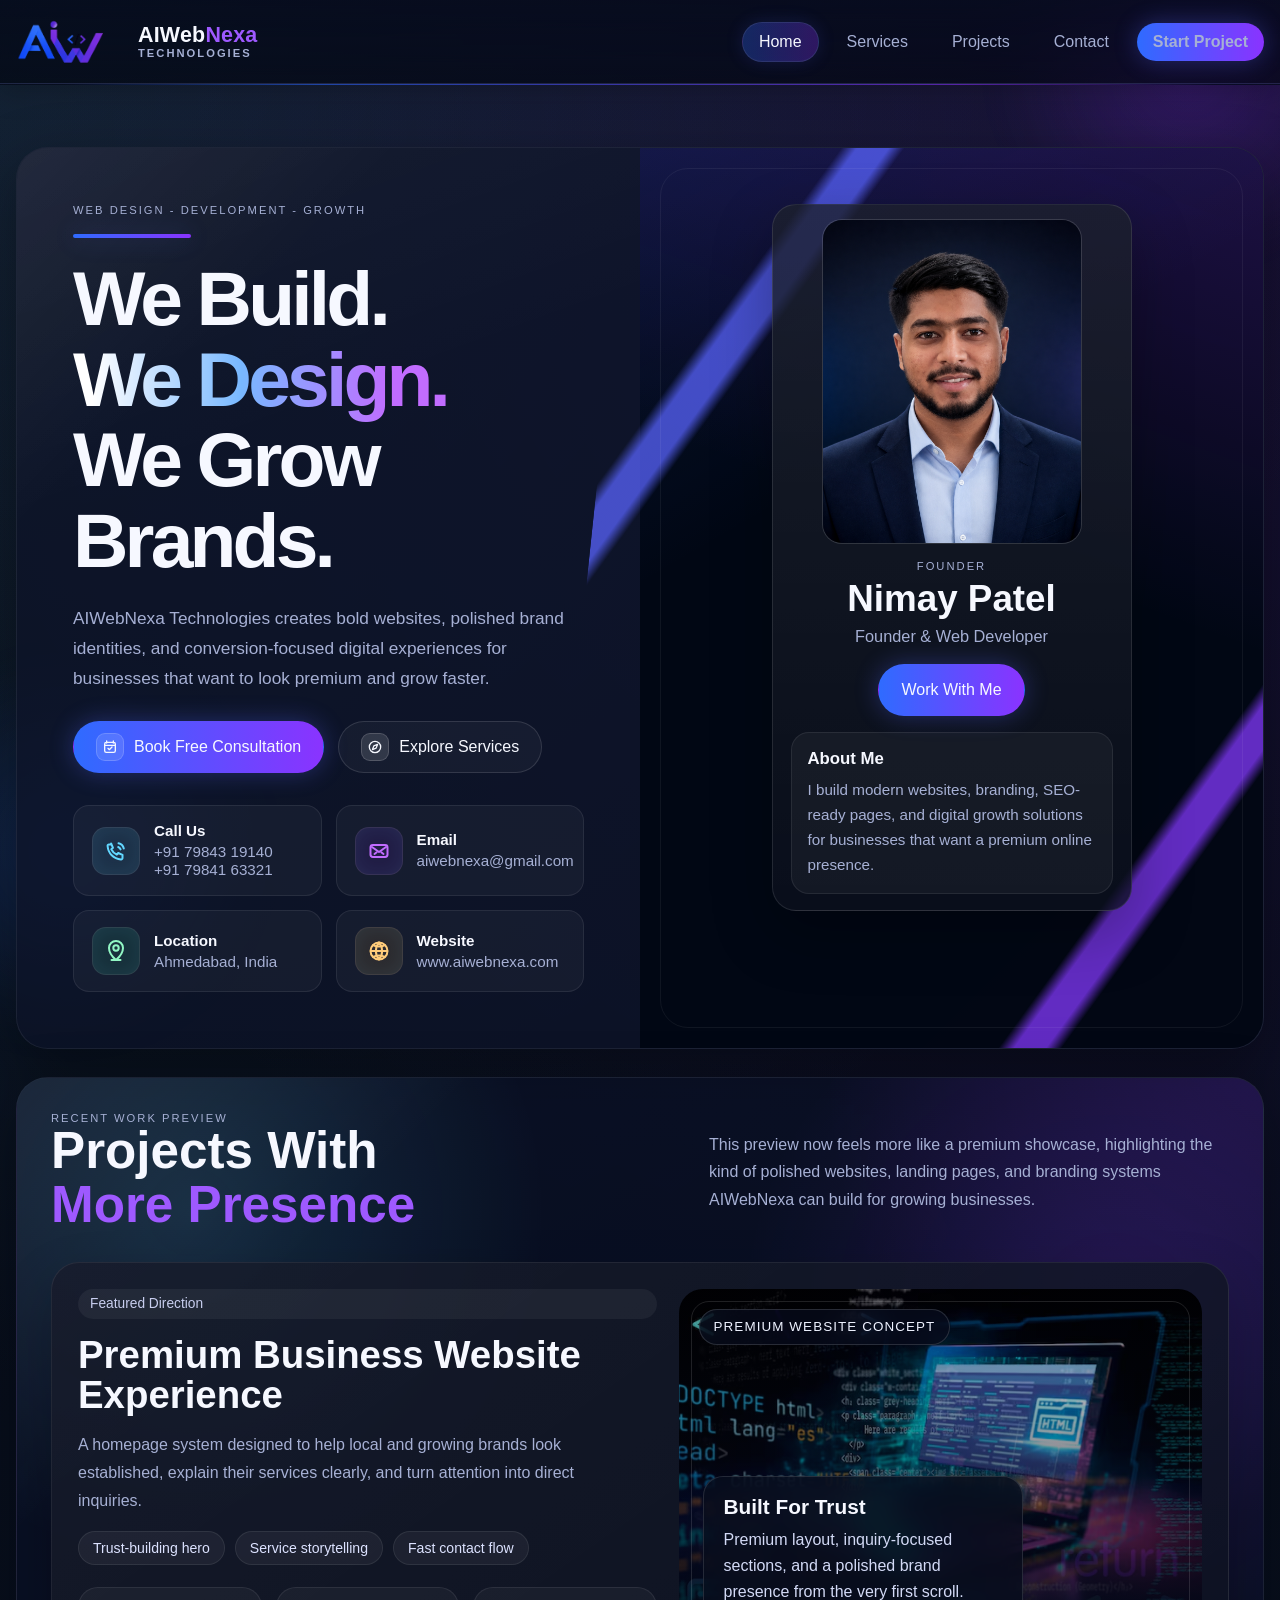
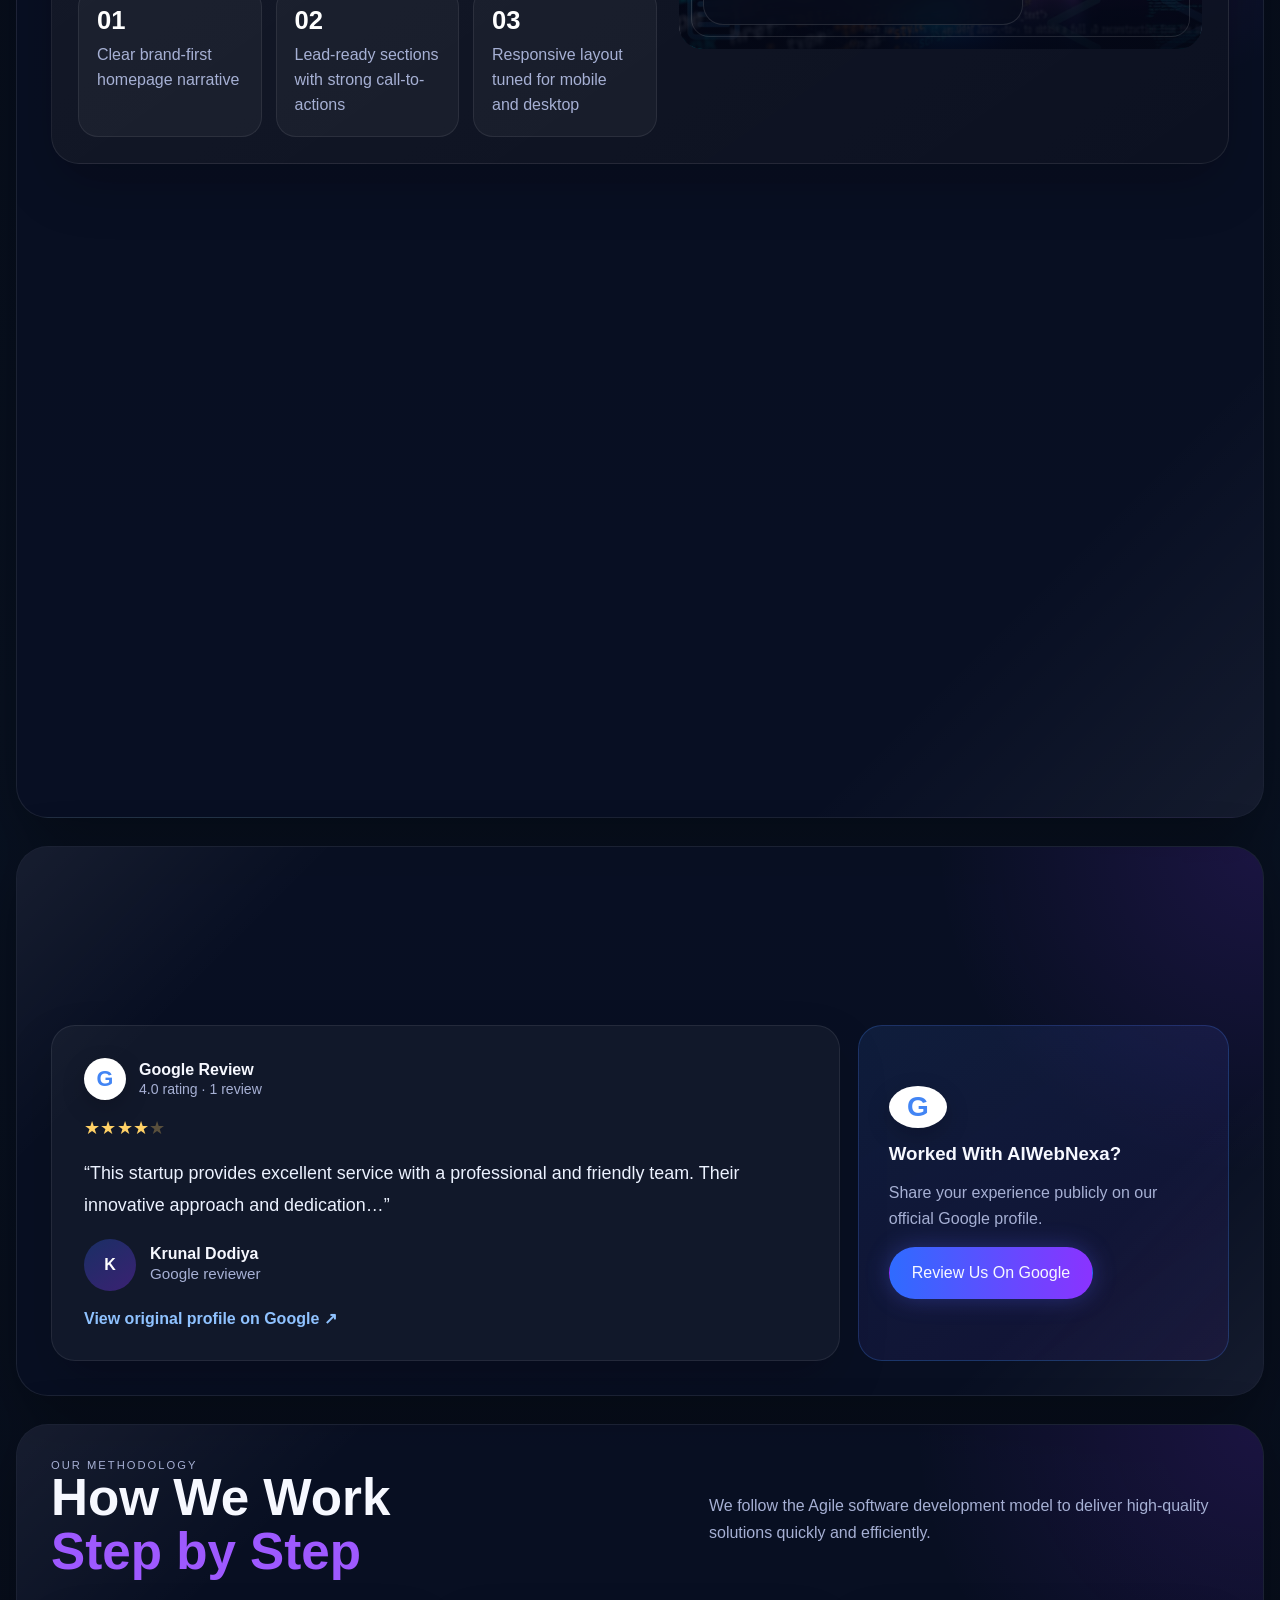
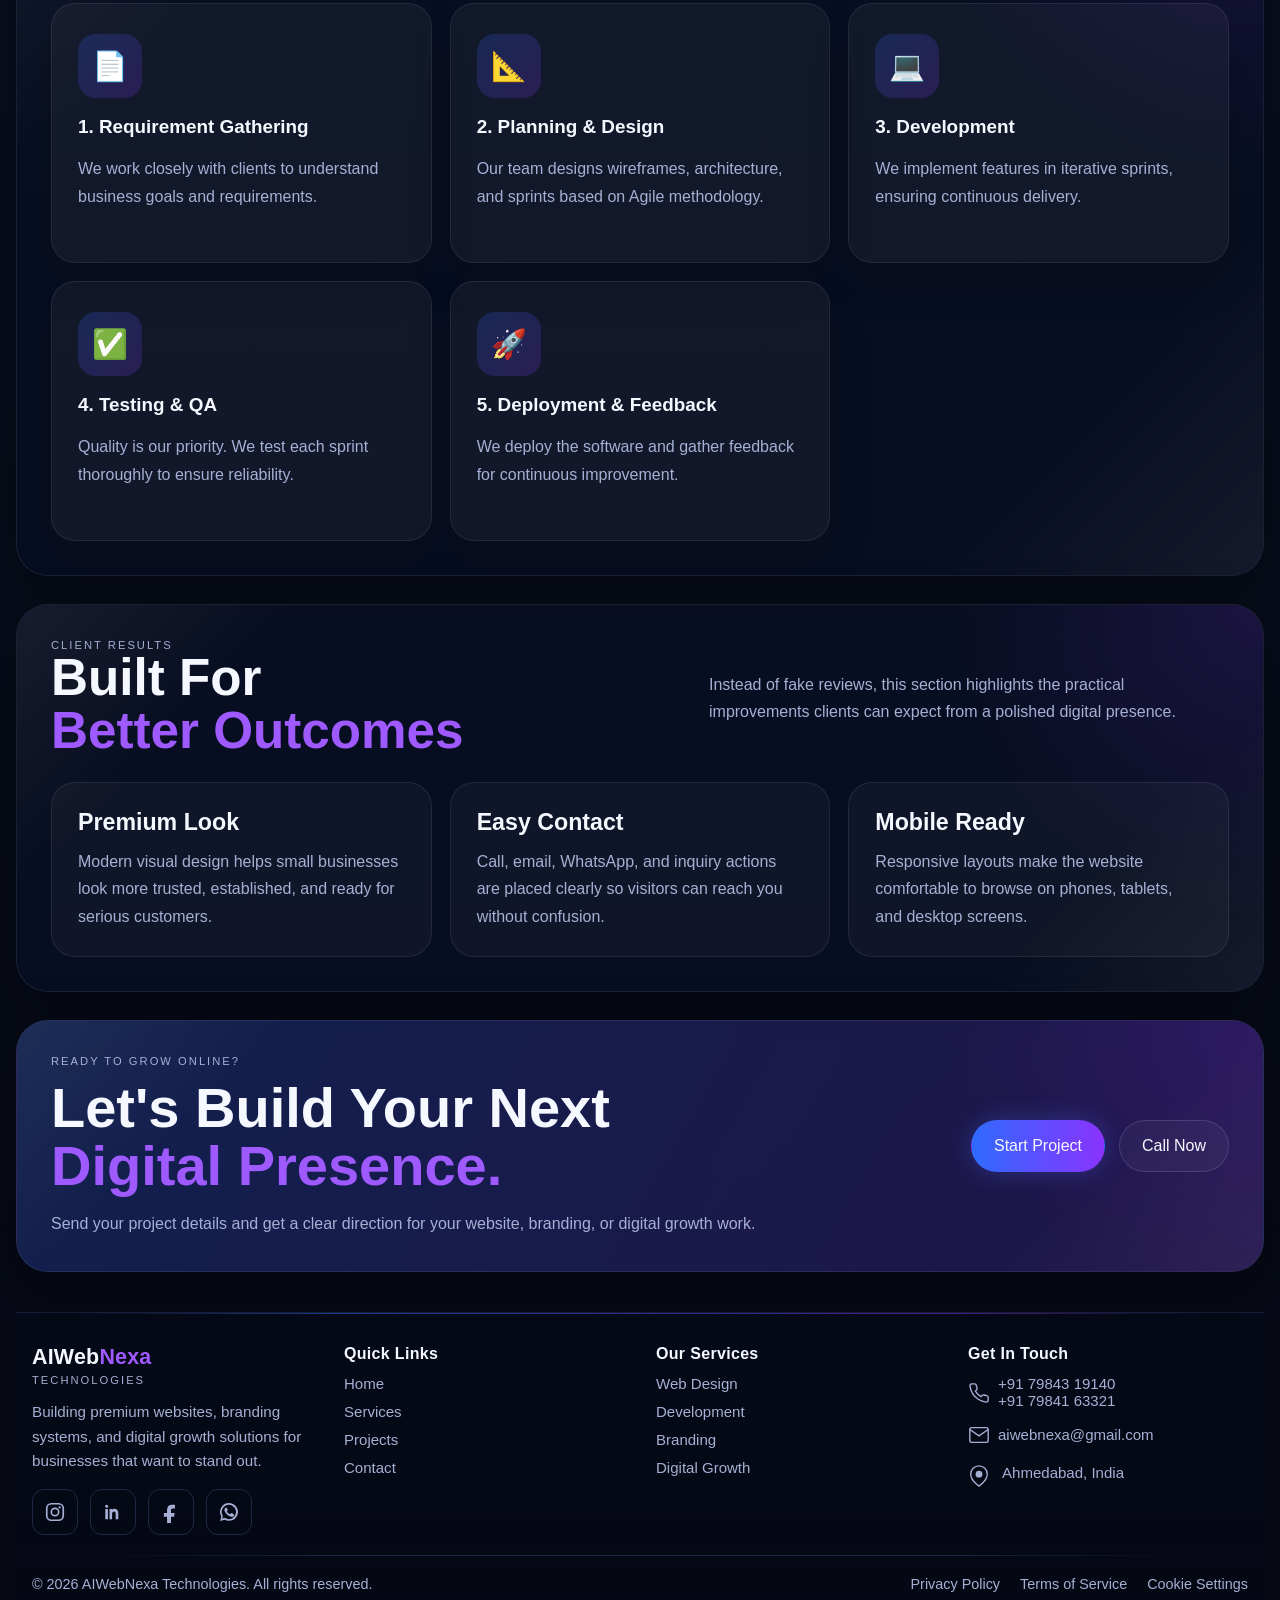
<file: index.html>
<!DOCTYPE html>
<html lang="en">
<head>
  <meta charset="UTF-8">
  <meta name="viewport" content="width=device-width, initial-scale=1.0">
  <meta name="description" content="AIWebNexa Technologies builds modern business websites, portfolio websites, branding systems, and growth-ready digital experiences.">
  <meta name="keywords" content="web development, website design, AIWebNexa, portfolio website, business website, frontend developer">
  <meta name="author" content="AIWebNexa">
  <meta name="robots" content="index, follow">
  <link rel="canonical" href="https://www.aiwebnexa.com/">
  <meta property="og:type" content="website">
  <meta property="og:title" content="AIWebNexa Technologies | Website Design & Development">
  <meta property="og:description" content="AIWebNexa Technologies builds modern business websites, branding systems, and digital growth solutions.">
  <meta property="og:url" content="https://www.aiwebnexa.com/">
  <meta property="og:image" content="https://www.aiwebnexa.com/images/logo-removebg-preview.png">
  <meta name="twitter:card" content="summary_large_image">

    <link rel="icon" type="image/png" href="images/logo-removebg-preview.png">
    <!-- Google tag (gtag.js) -->
<script async src="https://www.googletagmanager.com/gtag/js?id=G-V4T1YM48Y3"></script>
<script>
  window.dataLayer = window.dataLayer || [];
  function gtag(){dataLayer.push(arguments);}
  gtag('js', new Date());

  gtag('config', 'G-V4T1YM48Y3');
</script>
  <title>AIWebNexa Technologies | Website Design & Development</title>
  <script type="application/ld+json">
  {
    "@context": "https://schema.org",
    "@type": "Organization",
    "name": "AIWebNexa Technologies",
    "url": "https://www.aiwebnexa.com",
    "logo": "https://www.aiwebnexa.com/images/logo-removebg-preview.png",
    "email": "aiwebnexa@gmail.com",
    "telephone": ["+917984319140", "+917984163321"],
    "sameAs": [
      "https://www.instagram.com/aiwebnexa/",
      "https://www.linkedin.com/in/nimay-patel-25a684275/",
      "https://www.facebook.com/aiwebnexa/",
      "https://wa.me/917984319140"
    ]
  }
  </script>
  <link rel="stylesheet" href="style.css">
</head>
<body>
  <header class="site-header">
    <div class="wrap nav">
      <a class="brand" href="index.html" aria-label="AIWebNexa home">
        <div class="brand-mark" aria-hidden="true">
          <img src="images/logo-removebg-preview.png" alt="AIWebNexa Technologies logo">
        </div>
        <div class="brand-text">
          <strong>AIWeb<span>Nexa</span></strong>
          <small>Technologies</small>
        </div>
      </a>

      <button class="menu-toggle" type="button" aria-label="Open navigation" aria-expanded="false" aria-controls="navLinks">
        <svg><use href="icons.svg#i-menu"></use></svg>
      </button>

      <nav class="nav-links" id="navLinks" aria-label="Primary navigation">
        <a href="index.html" class="active" aria-current="page">Home</a>
        <a href="services.html">Services</a>
        <a href="projects.html">Projects</a>
        <a href="contact.html">Contact</a>
        <a href="contact.html" class="nav-cta">Start Project</a>
      </nav>
    </div>
  </header>

  <main class="wrap">
    <section class="panel hero" id="home">
      <!-- Animated Welcome Section -->
      <div class="welcome-banner">
        <div class="welcome-content">
          <div class="welcome-text">
            <div class="welcome-title" role="status" aria-live="polite">
              <span class="welcome-word">Welcome</span>
              <span class="welcome-word">to</span>
              <span class="welcome-highlight">AIWebNexa</span>
            </div>
            <p class="welcome-subtitle">Your Premium Digital Solutions Partner</p>
          </div>
          <div class="welcome-loader">
            <div class="loader-circle"></div>
            <div class="loader-circle"></div>
            <div class="loader-circle"></div>
          </div>
        </div>
      </div>

      <div class="hero-copy">
        <div data-reveal>
          <span class="eyebrow">Web Design - Development - Growth</span>
          <div style="margin:18px 0 20px" class="divider"></div>
          <h1 class="hero-title">We Build.<br><span>We Design.</span><br>We Grow Brands.</h1>
          <p style="margin-top:22px">AIWebNexa Technologies creates bold websites, polished brand identities, and conversion-focused digital experiences for businesses that want to look premium and grow faster.</p>
          <div class="hero-actions" style="margin-top:28px">
            <a class="btn btn-primary" href="contact.html">
              <span class="btn-icon" aria-hidden="true">
                <svg viewBox="0 0 24 24">
                  <path d="M7 3v3M17 3v3M4.5 9.5h15M6.5 5h11A2.5 2.5 0 0 1 20 7.5v10A2.5 2.5 0 0 1 17.5 20h-11A2.5 2.5 0 0 1 4 17.5v-10A2.5 2.5 0 0 1 6.5 5Z"/>
                  <path d="m9 14 2 2 4-4"/>
                </svg>
              </span>
              Book Free Consultation
            </a>
            <a class="btn" href="services.html">
              <span class="btn-icon" aria-hidden="true">
                <svg viewBox="0 0 24 24">
                  <circle cx="12" cy="12" r="8.5"/>
                  <path d="m15.8 8.2-2.1 5.5-5.5 2.1 2.1-5.5 5.5-2.1Z"/>
                </svg>
              </span>
              Explore Services
            </a>
          </div>
        </div>

        <div class="hero-meta" data-reveal>
          <a class="info-card" href="tel:+917984319140">
            <div class="icon-badge icon-call" aria-hidden="true">
              <svg viewBox="0 0 24 24">
                <path d="M7.1 4.5 9 8.8l-1.7 1.4c1.2 2.5 3.1 4.4 5.5 5.5l1.4-1.7 4.3 1.9v3.2c0 .8-.7 1.4-1.5 1.3C9.5 19.8 4.2 14.5 3.6 7c-.1-.8.5-1.5 1.3-1.5h2.2Z"/>
                <path d="M14.5 4.2c2.6.6 4.7 2.7 5.3 5.3M14.2 8c1.1.4 2 1.3 2.4 2.4"/>
              </svg>
            </div>
            <div>
              <strong>Call Us</strong>
              <span>+91 79843 19140<br>+91 79841 63321</span>
            </div>
          </a>
          <a class="info-card" href="mailto:aiwebnexa@gmail.com">
            <div class="icon-badge icon-mail" aria-hidden="true">
              <svg viewBox="0 0 24 24">
                <rect x="3.5" y="6" width="17" height="12" rx="2.4"/>
                <path d="m5 8 7 5 7-5"/>
                <path d="m7.5 15 2.2-1.7M16.5 15l-2.2-1.7"/>
              </svg>
            </div>
            <div>
              <strong>Email</strong>
              <span>aiwebnexa@gmail.com</span>
            </div>
          </a>
          <div class="info-card">
            <div class="icon-badge icon-location" aria-hidden="true">
              <svg viewBox="0 0 24 24">
                <path d="M12 21s7-6.1 7-12a7 7 0 0 0-14 0c0 5.9 7 12 7 12Z"/>
                <circle cx="12" cy="9" r="2.7"/>
                <path d="M7.5 21h9"/>
              </svg>
            </div>
            <div>
              <strong>Location</strong>
              <span>Ahmedabad, India</span>
            </div>
          </div>
          <a class="info-card" href="https://www.aiwebnexa.com" target="_blank" rel="noreferrer">
            <div class="icon-badge icon-web" aria-hidden="true">
              <svg viewBox="0 0 24 24">
                <circle cx="12" cy="12" r="8.5"/>
                <path d="M3.8 12h16.4M12 3.5c2 2.2 3.1 5.1 3.1 8.5S14 18.3 12 20.5M12 3.5C10 5.7 8.9 8.6 8.9 12S10 18.3 12 20.5"/>
                <path d="M6.2 6.2c1.5.9 3.5 1.4 5.8 1.4s4.3-.5 5.8-1.4M6.2 17.8c1.5-.9 3.5-1.4 5.8-1.4s4.3.5 5.8 1.4"/>
              </svg>
            </div>
            <div>
              <strong>Website</strong>
              <span>www.aiwebnexa.com</span>
            </div>
          </a>
        </div>
      </div>

      <div class="hero-visual">
        <div class="visual-stack">
          <div class="founder-card" data-reveal>
            <div class="founder-photo">
              <img src="images/founder-nimay.png" alt="Nimay Patel, Founder and Web Developer" width="520" height="620" decoding="async">
            </div>
            <div class="founder-info">
              <span class="eyebrow">Founder</span>
              <h2>Nimay Patel</h2>
              <p>Founder & Web Developer</p>
              <a class="btn btn-primary" href="contact.html">Work With Me</a>
              <div class="founder-bio">
                <strong>About Me</strong>
                <span>I build modern websites, branding, SEO-ready pages, and digital growth solutions for businesses that want a premium online presence.</span>
              </div>
            </div>
          </div>
        </div>
      </div>
    </section>

    <section class="panel home-section recent-work-section" id="recent-work">
      <div class="section-head recent-work-head" data-reveal>
        <div>
          <span class="eyebrow">Recent Work Preview</span>
          <h2>Projects With<br><span class="accent">More Presence</span></h2>
        </div>
        <p>This preview now feels more like a premium showcase, highlighting the kind of polished websites, landing pages, and branding systems AIWebNexa can build for growing businesses.</p>
      </div>

      <div class="project-spotlight" data-reveal>
        <div class="project-spotlight-copy">
          <span class="tag">Featured Direction</span>
          <h3>Premium Business Website Experience</h3>
          <p>A homepage system designed to help local and growing brands look established, explain their services clearly, and turn attention into direct inquiries.</p>
          <div class="project-pill-row">
            <span>Trust-building hero</span>
            <span>Service storytelling</span>
            <span>Fast contact flow</span>
          </div>
          <div class="project-spotlight-stats">
            <div class="spotlight-stat">
              <strong>01</strong>
              <span>Clear brand-first homepage narrative</span>
            </div>
            <div class="spotlight-stat">
              <strong>02</strong>
              <span>Lead-ready sections with strong call-to-actions</span>
            </div>
            <div class="spotlight-stat">
              <strong>03</strong>
              <span>Responsive layout tuned for mobile and desktop</span>
            </div>
          </div>
        </div>

        <div class="project-spotlight-visual">
          <div class="spotlight-frame business-preview">
            <img src="images/premium-website.png" alt="Premium business website direction preview" loading="lazy" decoding="async">
            <span class="spotlight-badge">Premium Website Concept</span>
            <div class="spotlight-card">
              <strong>Built For Trust</strong>
              <p>Premium layout, inquiry-focused sections, and a polished brand presence from the very first scroll.</p>
            </div>
          </div>
        </div>
      </div>

      <div class="portfolio-grid">
        <article class="portfolio-card" data-reveal>
          <div class="portfolio-preview business-preview">
            <img src="images/portfolio-business.png" alt="Business website mockup preview" loading="lazy" decoding="async">
            <span>Business Website</span>
          </div>
          <div class="portfolio-content">
            <div class="portfolio-meta">
              <span class="tag">Website</span>
              <span class="portfolio-stage">Local Business</span>
            </div>
            <h3>Business Presence Website</h3>
            <p>A modern multi-section website that helps a company look more premium, trustworthy, and easy to contact.</p>
            <div class="portfolio-points">
              <span>Hero + services</span>
              <span>Trust sections</span>
              <span>Call &amp; WhatsApp CTA</span>
            </div>
          </div>
        </article>

        <article class="portfolio-card" data-reveal>
          <div class="portfolio-preview landing-preview">
            <img src="images/protfolio-landingpage.png" alt="Landing page mockup preview" loading="lazy" decoding="async">
            <span>Landing Page</span>
          </div>
          <div class="portfolio-content">
            <div class="portfolio-meta">
              <span class="tag">Lead Generation</span>
              <span class="portfolio-stage">Lead Capture</span>
            </div>
            <h3>Conversion Landing Page</h3>
            <p>A focused landing page built around one offer, one message, and one clear next action for better conversion flow.</p>
            <div class="portfolio-points">
              <span>Offer stack</span>
              <span>Benefits + proof</span>
              <span>Single CTA flow</span>
            </div>
          </div>
        </article>

        <article class="portfolio-card" data-reveal>
          <div class="portfolio-preview branding-preview">
            <img src="images/protfolio-branding.png" alt="Branding design kit mockup preview" loading="lazy" decoding="async">
            <span>Branding Design</span>
          </div>
          <div class="portfolio-content">
            <div class="portfolio-meta">
              <span class="tag">Creative</span>
              <span class="portfolio-stage">Visual Identity</span>
            </div>
            <h3>Branding &amp; Creative Kit</h3>
            <p>A visual system with logo direction, social creatives, and campaign graphics to make a brand feel consistent everywhere.</p>
            <div class="portfolio-points">
              <span>Logo direction</span>
              <span>Social creatives</span>
              <span>Campaign consistency</span>
            </div>
          </div>
        </article>
      </div>

      <div class="section-action project-actions" data-reveal>
        <a class="btn" href="projects.html">View All Projects</a>
        <a class="btn btn-primary" href="contact.html">Start Your Project</a>
      </div>
    </section>

    <section class="panel home-section testimonial-section" id="testimonials">
      <div class="section-head" data-reveal>
        <div>
          <span class="eyebrow">Google Reviews</span>
          <h2>Real Feedback.<br><span class="accent">Verified On Google.</span></h2>
        </div>
        <p>This section shows genuine client feedback and links directly to the original AIWebNexa Technologies profile on Google.</p>
      </div>

      <div class="testimonial-grid">
        <article class="testimonial-card" data-reveal>
          <div class="google-review-head">
            <div class="google-mark" aria-hidden="true">G</div>
            <div><strong>Google Review</strong><span>4.0 rating · 1 review</span></div>
          </div>
          <div class="testimonial-rating" aria-label="4 out of 5 stars">★★★★<span>★</span></div>
          <p class="testimonial-quote">“This startup provides excellent service with a professional and friendly team. Their innovative approach and dedication…”</p>
          <div class="testimonial-author">
            <div class="author-avatar" aria-hidden="true">K</div>
            <div>
              <strong>Krunal Dodiya</strong>
              <span>Google reviewer</span>
            </div>
          </div>
          <a class="google-review-link" href="https://share.google/k8ZDbVGyk8g0IH4Kg" target="_blank" rel="noopener noreferrer">View original profile on Google <span aria-hidden="true">↗</span></a>
        </article>

        <aside class="google-review-cta" data-reveal>
          <div class="google-mark large" aria-hidden="true">G</div>
          <h3>Worked With AIWebNexa?</h3>
          <p>Share your experience publicly on our official Google profile.</p>
          <a class="btn btn-primary" href="https://share.google/k8ZDbVGyk8g0IH4Kg" target="_blank" rel="noopener noreferrer">Review Us On Google</a>
        </aside>
      </div>
    </section>

    <section class="panel home-section methodology-section" id="methodology">
      <div class="section-head" data-reveal>
        <div>
          <span class="eyebrow">Our Methodology</span>
          <h2>How We Work<br><span class="accent">Step by Step</span></h2>
        </div>
        <p>We follow the Agile software development model to deliver high-quality solutions quickly and efficiently.</p>
      </div>

      <div class="methodology-grid">
        <article class="methodology-card" data-reveal>
          <div class="methodology-icon" aria-hidden="true">📄</div>
          <h3>1. Requirement Gathering</h3>
          <p>We work closely with clients to understand business goals and requirements.</p>
        </article>

        <article class="methodology-card" data-reveal>
          <div class="methodology-icon" aria-hidden="true">📐</div>
          <h3>2. Planning &amp; Design</h3>
          <p>Our team designs wireframes, architecture, and sprints based on Agile methodology.</p>
        </article>

        <article class="methodology-card" data-reveal>
          <div class="methodology-icon" aria-hidden="true">💻</div>
          <h3>3. Development</h3>
          <p>We implement features in iterative sprints, ensuring continuous delivery.</p>
        </article>

        <article class="methodology-card" data-reveal>
          <div class="methodology-icon" aria-hidden="true">✅</div>
          <h3>4. Testing &amp; QA</h3>
          <p>Quality is our priority. We test each sprint thoroughly to ensure reliability.</p>
        </article>

        <article class="methodology-card" data-reveal>
          <div class="methodology-icon" aria-hidden="true">🚀</div>
          <h3>5. Deployment &amp; Feedback</h3>
          <p>We deploy the software and gather feedback for continuous improvement.</p>
        </article>
      </div>
    </section>

    <section class="panel home-section" id="client-results">
      <div class="section-head" data-reveal>
        <div>
          <span class="eyebrow">Client Results</span>
          <h2>Built For<br><span class="accent">Better Outcomes</span></h2>
        </div>
        <p>Instead of fake reviews, this section highlights the practical improvements clients can expect from a polished digital presence.</p>
      </div>

      <div class="results-grid">
        <article class="result-card" data-reveal>
          <strong>Premium Look</strong>
          <p>Modern visual design helps small businesses look more trusted, established, and ready for serious customers.</p>
        </article>
        <article class="result-card" data-reveal>
          <strong>Easy Contact</strong>
          <p>Call, email, WhatsApp, and inquiry actions are placed clearly so visitors can reach you without confusion.</p>
        </article>
        <article class="result-card" data-reveal>
          <strong>Mobile Ready</strong>
          <p>Responsive layouts make the website comfortable to browse on phones, tablets, and desktop screens.</p>
        </article>
      </div>
    </section>

    <section class="panel home-cta" id="start-project">
      <div class="home-cta-copy" data-reveal>
        <span class="eyebrow">Ready To Grow Online?</span>
        <h2>Let's Build Your Next<br><span class="accent">Digital Presence.</span></h2>
        <p>Send your project details and get a clear direction for your website, branding, or digital growth work.</p>
      </div>
      <div class="home-cta-actions" data-reveal>
        <a class="btn btn-primary" href="contact.html">Start Project</a>
        <a class="btn" href="tel:+917984319140">Call Now</a>
      </div>
    </section>

<footer class="premium-footer">
      <div class="premium-footer-content">
        <div class="footer-section footer-brand">
          <div class="footer-logo">
            <strong>AIWeb<span>Nexa</span></strong>
            <small>Technologies</small>
          </div>
          <p>Building premium websites, branding systems, and digital growth solutions for businesses that want to stand out.</p>
          <div class="footer-social" aria-label="Social links">
            <a href="https://www.instagram.com/aiwebnexa/" target="_blank" rel="noopener noreferrer" aria-label="AIWebNexa on Instagram">
              <svg viewBox="0 0 24 24" aria-hidden="true">
                <rect x="3" y="3" width="18" height="18" rx="5" fill="none" stroke="currentColor" stroke-width="1.8"/>
                <circle cx="12" cy="12" r="4" fill="none" stroke="currentColor" stroke-width="1.8"/>
                <circle cx="17" cy="7" r="1.2" fill="currentColor"/>
              </svg>
            </a>
            <a href="https://www.linkedin.com/in/nimay-patel-25a684275/" target="_blank" rel="noopener noreferrer" aria-label="Nimay Patel on LinkedIn">
              <svg viewBox="0 0 24 24" aria-hidden="true">
                <path fill="currentColor" d="M6.5 8.8H3.6v11.1h2.9V8.8ZM5.1 4a1.7 1.7 0 1 0 0 3.4 1.7 1.7 0 0 0 0-3.4Zm5.9 4.8H8.2v11.1H11v-5.8c0-1.6.8-2.6 2.1-2.6 1.2 0 1.8.8 1.8 2.5v5.9h2.9v-6.5c0-3.2-1.7-4.9-4.3-4.9-1.4 0-2.2.6-2.7 1.3l.2-1Z"/>
              </svg>
            </a>
            <a href="https://www.facebook.com/aiwebnexa/" target="_blank" rel="noopener noreferrer" aria-label="AIWebNexa on Facebook">
              <svg viewBox="0 0 24 24" aria-hidden="true">
                <path fill="currentColor" d="M14 8.2h2.3V4.4c-.4-.1-1.7-.2-3.2-.2-3.2 0-5.4 2-5.4 5.7v3.2H4.2v4.2h3.5V24H12v-6.7h3.4l.5-4.2H12v-2.8c0-1.2.3-2.1 2-2.1Z"/>
              </svg>
            </a>
            <a href="https://wa.me/917984319140" target="_blank" rel="noopener noreferrer" aria-label="Message AIWebNexa on WhatsApp">
              <svg viewBox="0 0 24 24" aria-hidden="true">
                <path fill="currentColor" d="M12 2.2A9.7 9.7 0 0 0 3.6 16.8L2.4 21.7l5-1.3A9.7 9.7 0 1 0 12 2.2Zm0 17.6c-1.5 0-3-.4-4.2-1.2l-.3-.2-2.9.8.8-2.8-.2-.3A7.8 7.8 0 1 1 12 19.8Zm4.4-5.8c-.2-.1-1.4-.7-1.6-.8-.2-.1-.4-.1-.6.1-.2.3-.6.8-.8 1-.1.2-.3.2-.5.1-.2-.1-1-.4-1.9-1.2-.7-.6-1.2-1.4-1.3-1.6-.1-.2 0-.4.1-.5l.4-.5c.1-.2.2-.3.3-.5.1-.2.1-.3 0-.5-.1-.1-.6-1.4-.8-1.9-.2-.5-.4-.4-.6-.4h-.5c-.2 0-.5.1-.7.3-.2.3-.9.9-.9 2.2s.9 2.5 1.1 2.7c.1.2 1.9 3 4.6 4.1.6.3 1.1.4 1.5.5.6.2 1.2.2 1.7.1.5-.1 1.4-.6 1.6-1.1.2-.6.2-1 .2-1.1-.1-.2-.2-.3-.4-.4Z"/>
              </svg>
            </a>
          </div>
        </div>

        <div class="footer-section footer-links">
          <h4>Quick Links</h4>
          <ul>
            <li><a href="index.html">Home</a></li>
            <li><a href="services.html">Services</a></li>
            <li><a href="projects.html">Projects</a></li>
            <li><a href="contact.html">Contact</a></li>
          </ul>
        </div>

        <div class="footer-section footer-services">
          <h4>Our Services</h4>
          <ul>
            <li><a href="services.html#web-design">Web Design</a></li>
            <li><a href="services.html#development">Development</a></li>
            <li><a href="services.html#branding">Branding</a></li>
            <li><a href="services.html#growth">Digital Growth</a></li>
          </ul>
        </div>

        <div class="footer-section footer-contact">
          <h4>Get In Touch</h4>
          <ul class="contact-list">
            <li>
              <a href="tel:+917984319140">
                <svg viewBox="0 0 24 24" class="icon-small">
                  <path d="M22 16.92v3a2 2 0 0 1-2.18 2 19.79 19.79 0 0 1-8.63-3.07 19.5 19.5 0 0 1-6-6 19.79 19.79 0 0 1-3.07-8.67A2 2 0 0 1 4.11 2h3a2 2 0 0 1 2 1.72 12.84 12.84 0 0 0 .7 2.81 2 2 0 0 1-.45 2.11L8.09 9.91a16 16 0 0 0 6 6l1.27-1.27a2 2 0 0 1 2.11-.45 12.84 12.84 0 0 0 2.81.7A2 2 0 0 1 22 16.92z"/>
                </svg>
                +91 79843 19140
                <br>
                +91 79841 63321
              </a>
            </li>
            <li>
              <a href="mailto:aiwebnexa@gmail.com">
                <svg viewBox="0 0 24 24" class="icon-small">
                  <path d="M4 4h16c1.1 0 2 .9 2 2v12c0 1.1-.9 2-2 2H4c-1.1 0-2-.9-2-2V6c0-1.1.9-2 2-2z"/>
                  <polyline points="22 6 12 13 2 6" fill="none" stroke="currentColor" stroke-width="1.5"/>
                </svg>
                aiwebnexa@gmail.com
              </a>
            </li>
            <li>
              <span>
                <svg viewBox="0 0 24 24" class="icon-small">
                  <path d="M21 10c0 7-9 13-9 13s-9-6-9-13a9 9 0 0 1 18 0z"/>
                  <circle cx="12" cy="10" r="3" fill="currentColor"/>
                </svg>
                Ahmedabad, India
              </span>
            </li>
          </ul>
        </div>
      </div>

      <div class="footer-divider"></div>

      <div class="footer-bottom">
        <p>&copy; 2026 AIWebNexa Technologies. All rights reserved.</p>
        <div class="footer-legal">
          <a href="privacy.html">Privacy Policy</a>
          <a href="terms.html">Terms of Service</a>
          <a href="privacy.html#cookies">Cookie Settings</a>
        </div>
      </div>
    </footer>
  </main>

  <script src="script.js"></script>
</body>
</html>
</file>
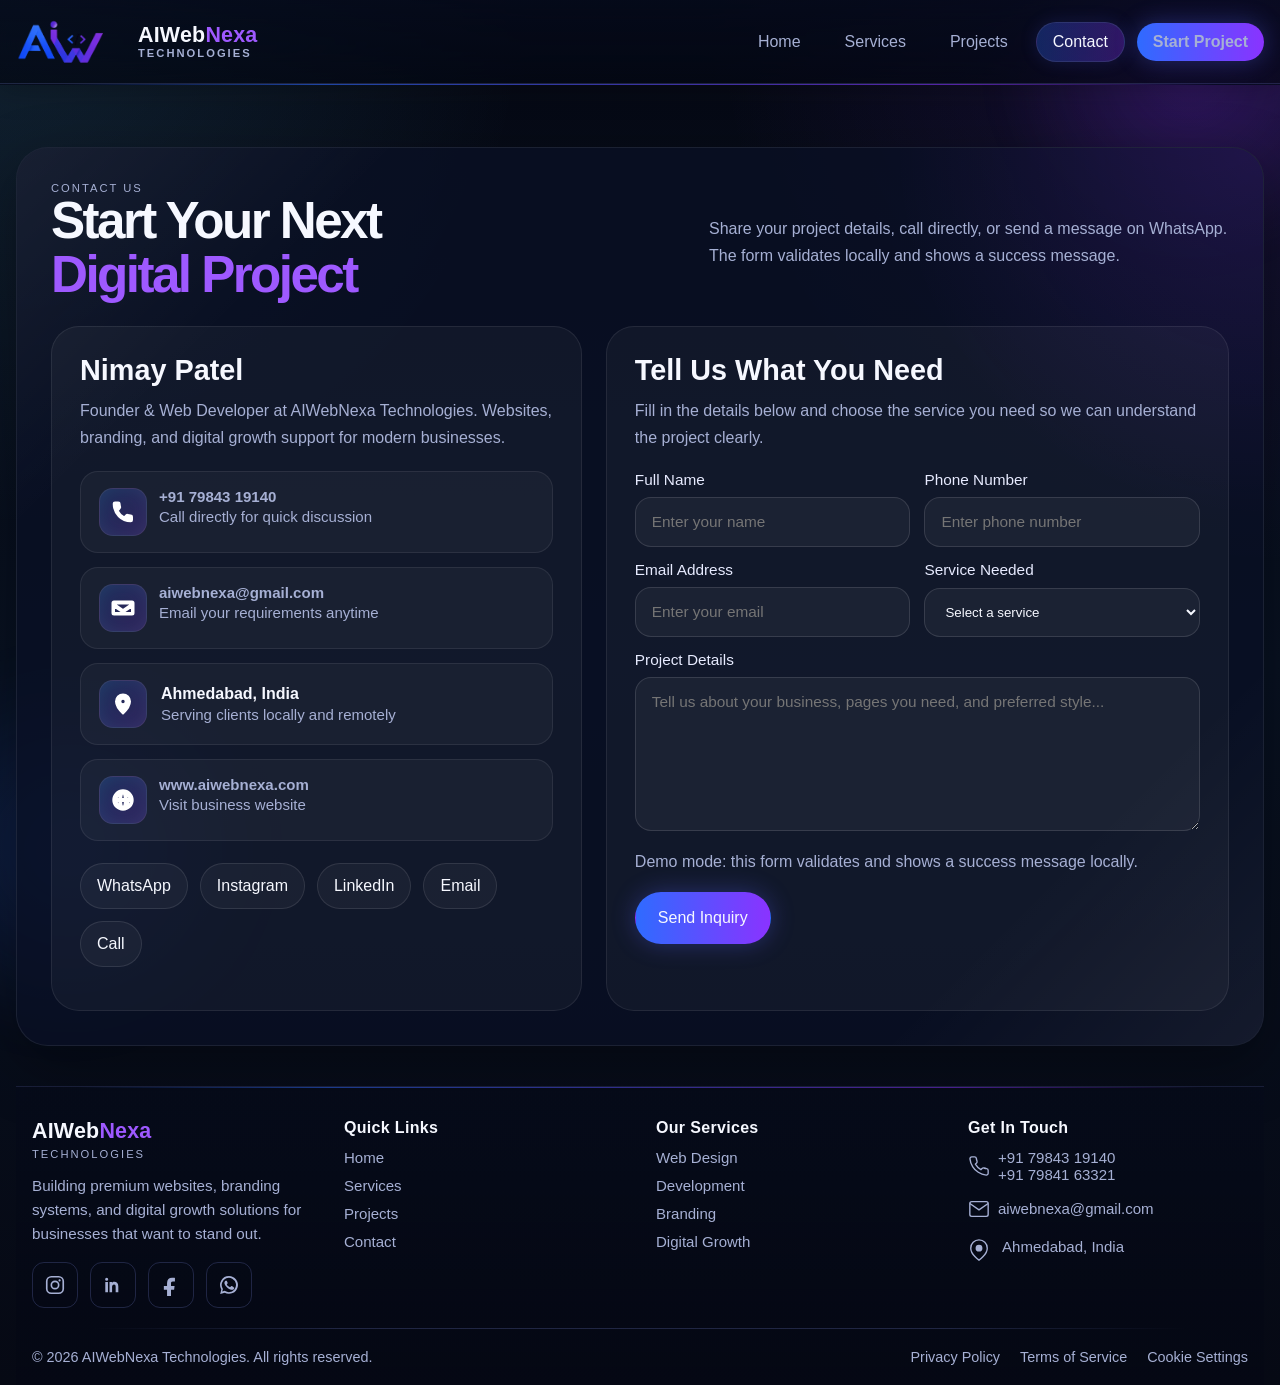
<file: contact.html>
<!DOCTYPE html>
<html lang="en">
<head>
  <meta charset="UTF-8">
  <meta name="viewport" content="width=device-width, initial-scale=1.0">
  <meta name="description" content="Contact AIWebNexa Technologies in Ahmedabad for website design, development, branding, SEO, and digital growth support.">
  <meta name="keywords" content="web development, website design, AIWebNexa, portfolio website, business website, frontend developer">
  <meta name="author" content="AIWebNexa"> 
   <!-- Google tag (gtag.js) -->
<script async src="https://www.googletagmanager.com/gtag/js?id=G-V4T1YM48Y3"></script>
<script>
  window.dataLayer = window.dataLayer || [];
  function gtag(){dataLayer.push(arguments);}
  gtag('js', new Date());

  gtag('config', 'G-V4T1YM48Y3');
</script>
  <link rel="canonical" href="https://www.aiwebnexa.com/contact.html">
  <meta property="og:type" content="website">
  <meta property="og:title" content="Contact AIWebNexa Technologies | Start a Project">
  <meta property="og:description" content="Tell us about your website, branding, SEO, or digital growth project and receive a clear next step.">
  <meta property="og:url" content="https://www.aiwebnexa.com/contact.html">
  <meta property="og:image" content="https://www.aiwebnexa.com/images/logo-removebg-preview.png">
  <meta name="twitter:card" content="summary_large_image">
  <link rel="icon" type="image/png" href="images/logo-removebg-preview.png">
  <title>Contact AIWebNexa Technologies | Start a Project</title>
  <link rel="stylesheet" href="style.css">
</head>
<body>
  <header class="site-header">
    <div class="wrap nav">
      <a class="brand" href="index.html" aria-label="AIWebNexa home">
        <div class="brand-mark" aria-hidden="true"><img src="images/logo-removebg-preview.png" alt="AIWebNexa Technologies logo"></div>
        <div class="brand-text"><strong>AIWeb<span>Nexa</span></strong><small>Technologies</small></div>
      </a>
      <button class="menu-toggle" type="button" aria-label="Open navigation" aria-expanded="false" aria-controls="navLinks"><svg><use href="icons.svg#i-menu"></use></svg></button>
      <nav class="nav-links" id="navLinks" aria-label="Primary navigation">
        <a href="index.html">Home</a>
        <a href="services.html">Services</a>
        <a href="projects.html">Projects</a>
        <a href="contact.html" class="active" aria-current="page">Contact</a>
        <a href="contact.html" class="nav-cta">Start Project</a>
      </nav>
    </div>
  </header>

  <main class="wrap">
    <section class="panel contact-panel" id="contact">
      <div class="section-head" data-reveal>
        <div>
          <span class="eyebrow">Contact Us</span>
          <h1>Start Your Next<br><span class="accent">Digital Project</span></h1>
        </div>
        <p>Share your project details, call directly, or send a message on WhatsApp. The form validates locally and shows a success message.</p>
      </div>

      <div class="contact-layout">
        <aside class="contact-card" data-reveal>
          <h3>Nimay Patel</h3>
          <p>Founder & Web Developer at AIWebNexa Technologies. Websites, branding, and digital growth support for modern businesses.</p>

          <div class="contact-list">
            <a class="contact-item" href="tel:+917984319140">
              <div class="icon-badge"><svg><use href="icons.svg#i-phone"></use></svg></div>
              <div><strong>+91 79843 19140</strong><span>Call directly for quick discussion</span></div>
            </a>
            <a class="contact-item" href="mailto:aiwebnexa@gmail.com">
              <div class="icon-badge"><svg><use href="icons.svg#i-mail"></use></svg></div>
              <div><strong>aiwebnexa@gmail.com</strong><span>Email your requirements anytime</span></div>
            </a>
            <div class="contact-item">
              <div class="icon-badge"><svg><use href="icons.svg#i-pin"></use></svg></div>
              <div><strong>Ahmedabad, India</strong><span>Serving clients locally and remotely</span></div>
            </div>
            <a class="contact-item" href="https://www.aiwebnexa.com" target="_blank" rel="noreferrer">
              <div class="icon-badge"><svg><use href="icons.svg#i-globe"></use></svg></div>
              <div><strong>www.aiwebnexa.com</strong><span>Visit business website</span></div>
            </a>
          </div>

          <div class="socials">
            <a href="https://wa.me/917984319140" target="_blank" rel="noreferrer">WhatsApp</a>
            <a href="https://www.instagram.com/aiwebnexa/" target="_blank" rel="noopener noreferrer">Instagram</a>
            <a href="https://www.linkedin.com/in/nimay-patel-25a684275/" target="_blank" rel="noopener noreferrer">LinkedIn</a>
            <a href="mailto:aiwebnexa@gmail.com">Email</a>
            <a href="tel:+917984319140">Call</a>
          </div>
        </aside>

        <div class="contact-card" data-reveal>
          <h3>Tell Us What You Need</h3>
          <p>Fill in the details below and choose the service you need so we can understand the project clearly.</p>

          <form class="contact-form" id="contactForm" novalidate>
            <div class="field-row">
              <label>
                Full Name
                <input type="text" name="name" placeholder="Enter your name" required>
              </label>
              <label>
                Phone Number
                <input type="tel" name="phone" placeholder="Enter phone number" required>
              </label>
            </div>

            <div class="field-row">
              <label>
                Email Address
                <input type="email" name="email" placeholder="Enter your email" required>
              </label>
              <label>
                Service Needed
                <select name="service" required>
                  <option value="">Select a service</option>
                  <option>Website Development</option>
                  <option>Responsive Web Design</option>
                  <option>Logo & Branding</option>
                  <option>SEO & Google Ranking</option>
                  <option>Social Media & Ads</option>
                  <option>Support & Maintenance</option>
                </select>
              </label>
            </div>

            <label>
              Project Details
              <textarea name="message" placeholder="Tell us about your business, pages you need, and preferred style..." required></textarea>
            </label>

            <div class="form-actions">
              <span class="form-note">Demo mode: this form validates and shows a success message locally.</span>
              <button class="btn btn-primary" type="submit">Send Inquiry</button>
            </div>
            <div class="status" id="formStatus" aria-live="polite"></div>
          </form>
        </div>
      </div>
    </section>

<footer class="premium-footer">
      <div class="premium-footer-content">
        <div class="footer-section footer-brand">
          <div class="footer-logo">
            <strong>AIWeb<span>Nexa</span></strong>
            <small>Technologies</small>
          </div>
          <p>Building premium websites, branding systems, and digital growth solutions for businesses that want to stand out.</p>
          <div class="footer-social" aria-label="Social links">
            <a href="https://www.instagram.com/aiwebnexa/" target="_blank" rel="noopener noreferrer" aria-label="AIWebNexa on Instagram">
              <svg viewBox="0 0 24 24" aria-hidden="true">
                <rect x="3" y="3" width="18" height="18" rx="5" fill="none" stroke="currentColor" stroke-width="1.8"/>
                <circle cx="12" cy="12" r="4" fill="none" stroke="currentColor" stroke-width="1.8"/>
                <circle cx="17" cy="7" r="1.2" fill="currentColor"/>
              </svg>
            </a>
            <a href="https://www.linkedin.com/in/nimay-patel-25a684275/" target="_blank" rel="noopener noreferrer" aria-label="Nimay Patel on LinkedIn">
              <svg viewBox="0 0 24 24" aria-hidden="true">
                <path fill="currentColor" d="M6.5 8.8H3.6v11.1h2.9V8.8ZM5.1 4a1.7 1.7 0 1 0 0 3.4 1.7 1.7 0 0 0 0-3.4Zm5.9 4.8H8.2v11.1H11v-5.8c0-1.6.8-2.6 2.1-2.6 1.2 0 1.8.8 1.8 2.5v5.9h2.9v-6.5c0-3.2-1.7-4.9-4.3-4.9-1.4 0-2.2.6-2.7 1.3l.2-1Z"/>
              </svg>
            </a>
            <a href="https://www.facebook.com/aiwebnexa/" target="_blank" rel="noopener noreferrer" aria-label="AIWebNexa on Facebook">
              <svg viewBox="0 0 24 24" aria-hidden="true">
                <path fill="currentColor" d="M14 8.2h2.3V4.4c-.4-.1-1.7-.2-3.2-.2-3.2 0-5.4 2-5.4 5.7v3.2H4.2v4.2h3.5V24H12v-6.7h3.4l.5-4.2H12v-2.8c0-1.2.3-2.1 2-2.1Z"/>
              </svg>
            </a>
            <a href="https://wa.me/917984319140" target="_blank" rel="noopener noreferrer" aria-label="Message AIWebNexa on WhatsApp">
              <svg viewBox="0 0 24 24" aria-hidden="true">
                <path fill="currentColor" d="M12 2.2A9.7 9.7 0 0 0 3.6 16.8L2.4 21.7l5-1.3A9.7 9.7 0 1 0 12 2.2Zm0 17.6c-1.5 0-3-.4-4.2-1.2l-.3-.2-2.9.8.8-2.8-.2-.3A7.8 7.8 0 1 1 12 19.8Zm4.4-5.8c-.2-.1-1.4-.7-1.6-.8-.2-.1-.4-.1-.6.1-.2.3-.6.8-.8 1-.1.2-.3.2-.5.1-.2-.1-1-.4-1.9-1.2-.7-.6-1.2-1.4-1.3-1.6-.1-.2 0-.4.1-.5l.4-.5c.1-.2.2-.3.3-.5.1-.2.1-.3 0-.5-.1-.1-.6-1.4-.8-1.9-.2-.5-.4-.4-.6-.4h-.5c-.2 0-.5.1-.7.3-.2.3-.9.9-.9 2.2s.9 2.5 1.1 2.7c.1.2 1.9 3 4.6 4.1.6.3 1.1.4 1.5.5.6.2 1.2.2 1.7.1.5-.1 1.4-.6 1.6-1.1.2-.6.2-1 .2-1.1-.1-.2-.2-.3-.4-.4Z"/>
              </svg>
            </a>
          </div>
        </div>

        <div class="footer-section footer-links">
          <h4>Quick Links</h4>
          <ul>
            <li><a href="index.html">Home</a></li>
            <li><a href="services.html">Services</a></li>
            <li><a href="projects.html">Projects</a></li>
            <li><a href="contact.html">Contact</a></li>
          </ul>
        </div>

        <div class="footer-section footer-services">
          <h4>Our Services</h4>
          <ul>
            <li><a href="services.html#web-design">Web Design</a></li>
            <li><a href="services.html#development">Development</a></li>
            <li><a href="services.html#branding">Branding</a></li>
            <li><a href="services.html#growth">Digital Growth</a></li>
          </ul>
        </div>

        <div class="footer-section footer-contact">
          <h4>Get In Touch</h4>
          <ul class="contact-list">
            <li>
              <a href="tel:+917984319140">
                <svg viewBox="0 0 24 24" class="icon-small">
                  <path d="M22 16.92v3a2 2 0 0 1-2.18 2 19.79 19.79 0 0 1-8.63-3.07 19.5 19.5 0 0 1-6-6 19.79 19.79 0 0 1-3.07-8.67A2 2 0 0 1 4.11 2h3a2 2 0 0 1 2 1.72 12.84 12.84 0 0 0 .7 2.81 2 2 0 0 1-.45 2.11L8.09 9.91a16 16 0 0 0 6 6l1.27-1.27a2 2 0 0 1 2.11-.45 12.84 12.84 0 0 0 2.81.7A2 2 0 0 1 22 16.92z"/>
                </svg>
                +91 79843 19140
                <br>
                +91 79841 63321
              </a>
            </li>
            <li>
              <a href="mailto:aiwebnexa@gmail.com">
                <svg viewBox="0 0 24 24" class="icon-small">
                  <path d="M4 4h16c1.1 0 2 .9 2 2v12c0 1.1-.9 2-2 2H4c-1.1 0-2-.9-2-2V6c0-1.1.9-2 2-2z"/>
                  <polyline points="22 6 12 13 2 6" fill="none" stroke="currentColor" stroke-width="1.5"/>
                </svg>
                aiwebnexa@gmail.com
              </a>
            </li>
            <li>
              <span>
                <svg viewBox="0 0 24 24" class="icon-small">
                  <path d="M21 10c0 7-9 13-9 13s-9-6-9-13a9 9 0 0 1 18 0z"/>
                  <circle cx="12" cy="10" r="3" fill="currentColor"/>
                </svg>
                Ahmedabad, India
              </span>
            </li>
          </ul>
        </div>
      </div>

      <div class="footer-divider"></div>

      <div class="footer-bottom">
        <p>&copy; 2026 AIWebNexa Technologies. All rights reserved.</p>
        <div class="footer-legal">
          <a href="privacy.html">Privacy Policy</a>
          <a href="terms.html">Terms of Service</a>
          <a href="privacy.html#cookies">Cookie Settings</a>
        </div>
      </div>
    </footer>
  </main>

  <script src="script.js"></script>
</body>
</html>
</file>
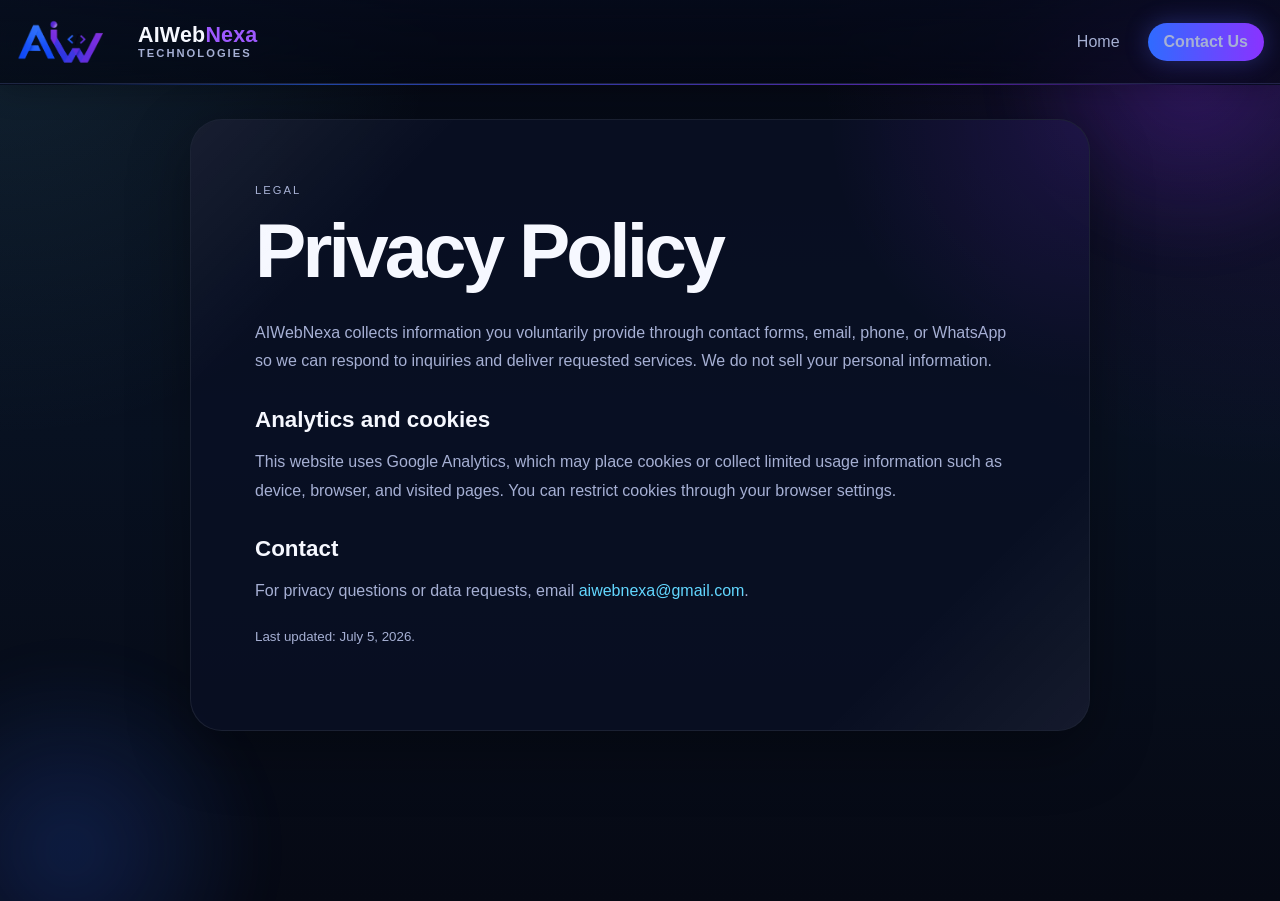
<file: privacy.html>
<!DOCTYPE html>
<html lang="en">
<head>
  <meta charset="UTF-8">
  <meta name="viewport" content="width=device-width, initial-scale=1.0">
  <meta name="description" content="Privacy and cookie information for visitors and clients of AIWebNexa Technologies.">
  <link rel="canonical" href="https://www.aiwebnexa.com/privacy.html">
  <link rel="icon" type="image/png" href="images/logo-removebg-preview.png">
  <title>Privacy Policy | AIWebNexa Technologies</title>
  <link rel="stylesheet" href="style.css">
</head>
<body>
  <header class="site-header">
    <div class="wrap nav">
      <a class="brand" href="index.html" aria-label="AIWebNexa home"><div class="brand-mark" aria-hidden="true"><img src="images/logo-removebg-preview.png" alt=""></div><div class="brand-text"><strong>AIWeb<span>Nexa</span></strong><small>Technologies</small></div></a>
      <nav class="nav-links legal-nav" aria-label="Primary navigation"><a href="index.html">Home</a><a href="contact.html" class="nav-cta">Contact Us</a></nav>
    </div>
  </header>
  <main class="wrap legal-page">
    <article class="panel">
      <span class="eyebrow">Legal</span>
      <h1>Privacy Policy</h1>
      <p>AIWebNexa collects information you voluntarily provide through contact forms, email, phone, or WhatsApp so we can respond to inquiries and deliver requested services. We do not sell your personal information.</p>
      <h2>Analytics and cookies</h2>
      <p id="cookies">This website uses Google Analytics, which may place cookies or collect limited usage information such as device, browser, and visited pages. You can restrict cookies through your browser settings.</p>
      <h2>Contact</h2>
      <p>For privacy questions or data requests, email <a href="mailto:aiwebnexa@gmail.com">aiwebnexa@gmail.com</a>.</p>
      <p><small>Last updated: July 5, 2026.</small></p>
    </article>
  </main>
</body>
</html>
</file>
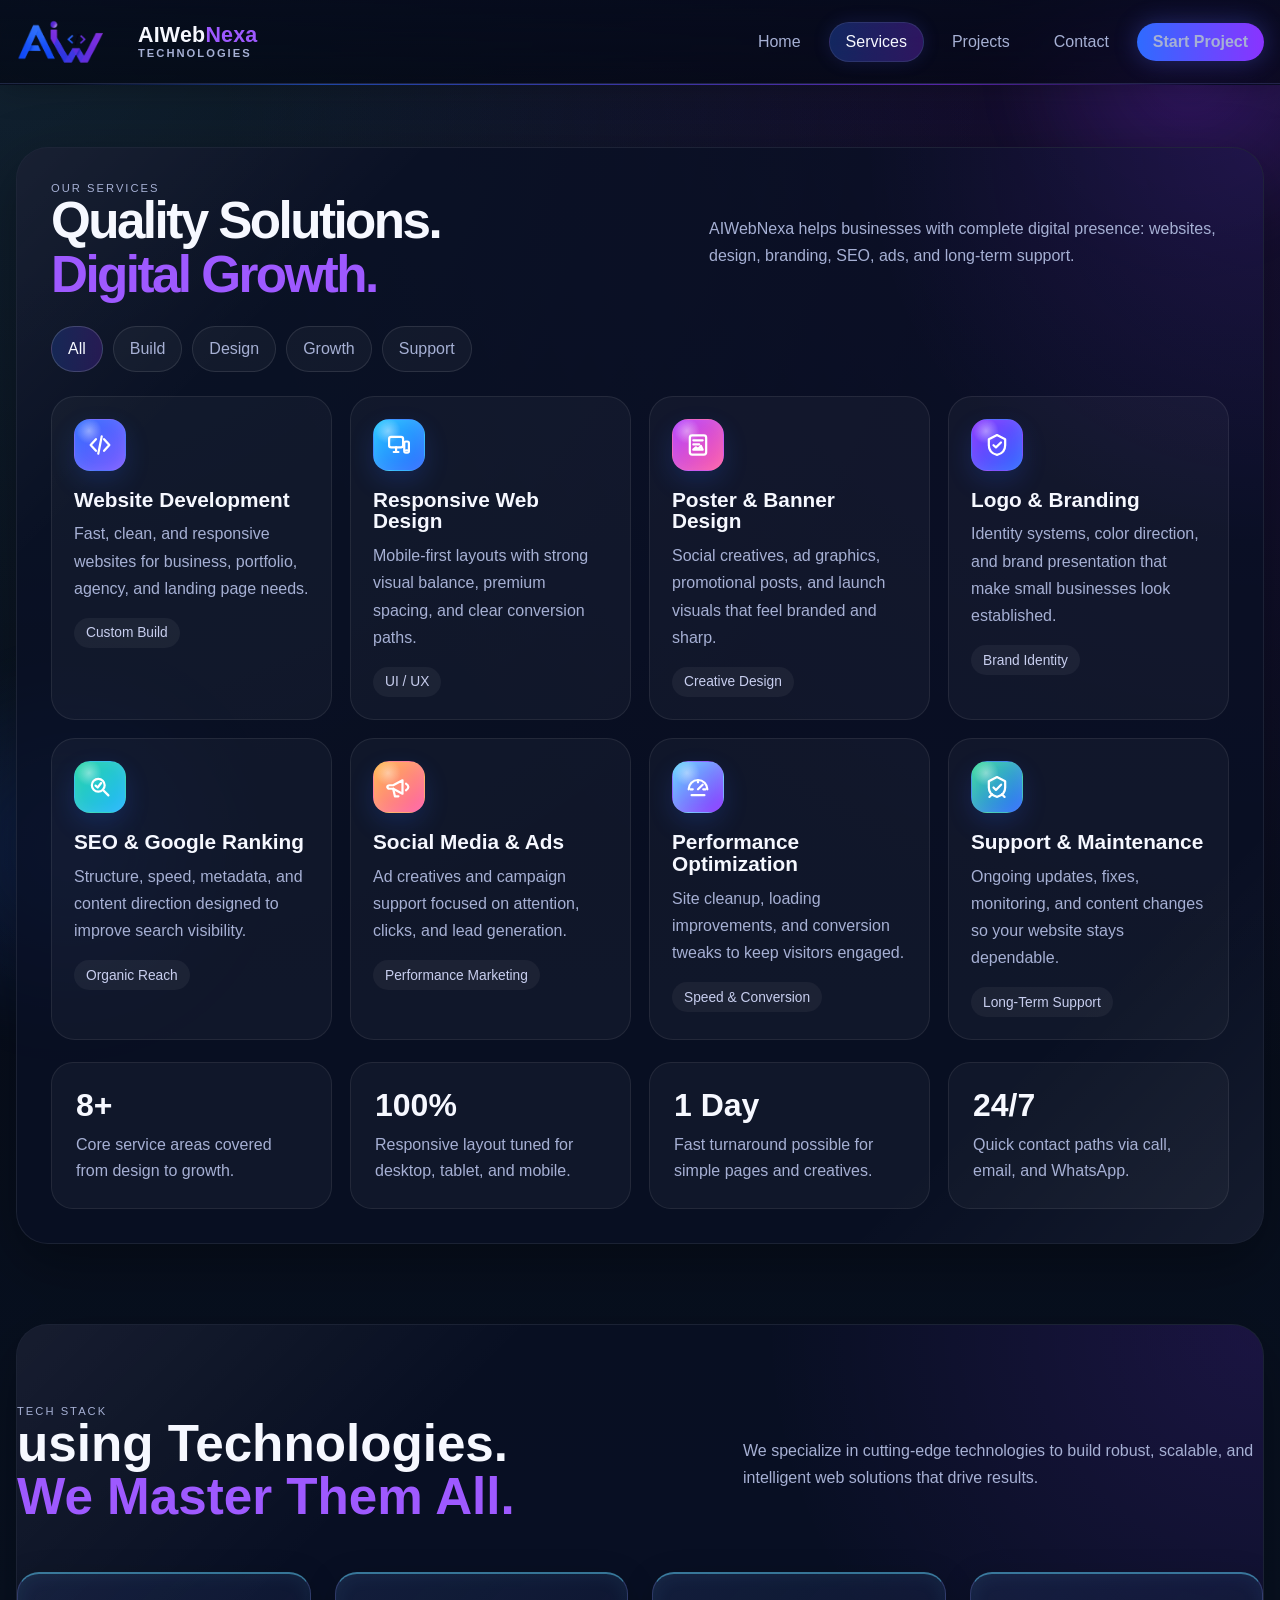
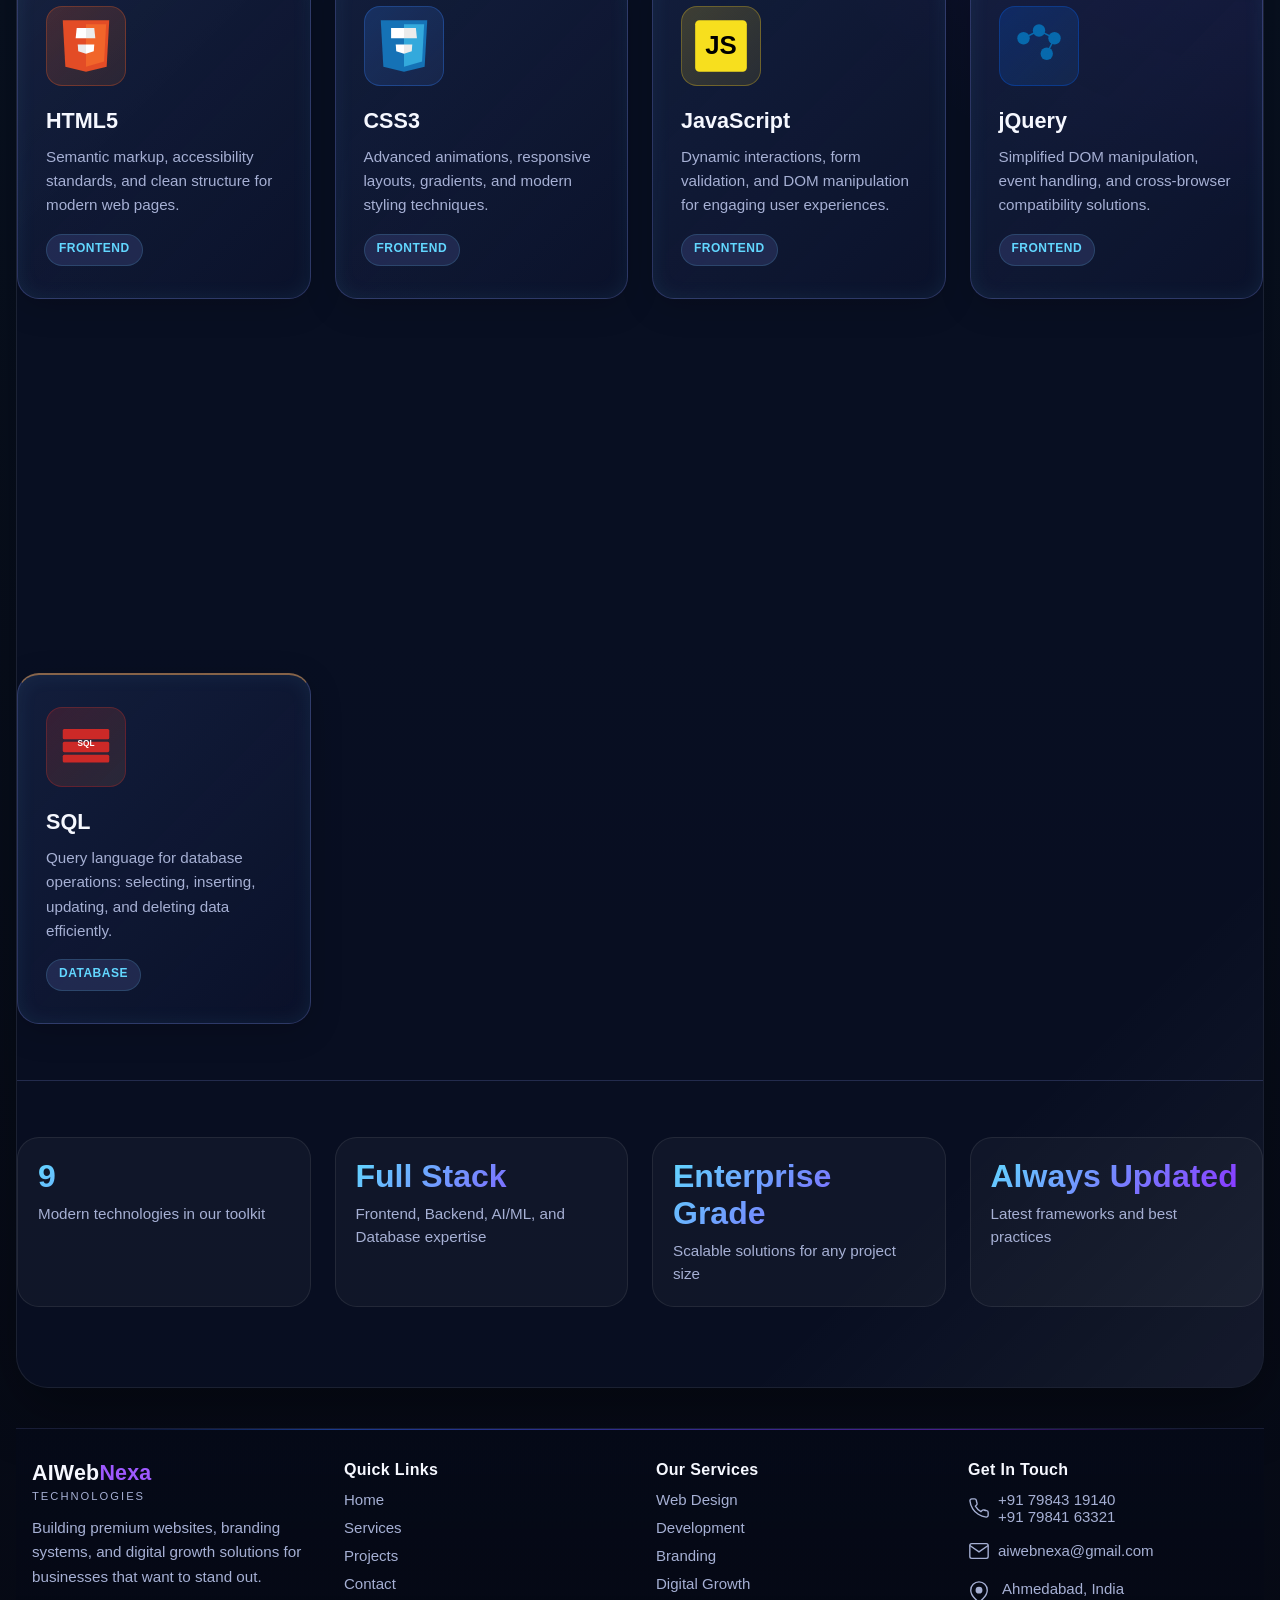
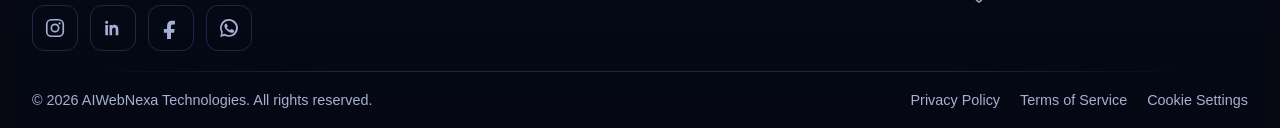
<file: services.html>
<!DOCTYPE html>
<html lang="en">
<head>
  <meta charset="UTF-8">
  <meta name="viewport" content="width=device-width, initial-scale=1.0">
  <meta name="description" content="Explore AIWebNexa website development, responsive design, branding, SEO, digital advertising, optimization, and support services.">
  <meta name="keywords" content="web development, website design, AIWebNexa, portfolio website, business website, frontend developer">
  <meta name="author" content="AIWebNexa">
    <!-- Google tag (gtag.js) -->
<script async src="https://www.googletagmanager.com/gtag/js?id=G-V4T1YM48Y3"></script>
<script>
  window.dataLayer = window.dataLayer || [];
  function gtag(){dataLayer.push(arguments);}
  gtag('js', new Date());

  gtag('config', 'G-V4T1YM48Y3');
</script>
  <link rel="canonical" href="https://www.aiwebnexa.com/services.html">
  <meta property="og:type" content="website">
  <meta property="og:title" content="Web Design, Development &amp; Growth Services | AIWebNexa">
  <meta property="og:description" content="Websites, branding, SEO, digital advertising, optimization, and ongoing support for growing businesses.">
  <meta property="og:url" content="https://www.aiwebnexa.com/services.html">
  <meta property="og:image" content="https://www.aiwebnexa.com/images/logo-removebg-preview.png">
  <meta name="twitter:card" content="summary_large_image">
  <link rel="icon" type="image/png" href="images/logo-removebg-preview.png">
  <title>Web Design &amp; Development Services | AIWebNexa</title>
  <link rel="stylesheet" href="style.css">
</head>
<body>
  <header class="site-header">
    <div class="wrap nav">
      <a class="brand" href="index.html" aria-label="AIWebNexa home">
        <div class="brand-mark" aria-hidden="true"><img src="images/logo-removebg-preview.png" alt="AIWebNexa Technologies logo"></div>
        <div class="brand-text"><strong>AIWeb<span>Nexa</span></strong><small>Technologies</small></div>
      </a>
      <button class="menu-toggle" type="button" aria-label="Open navigation" aria-expanded="false" aria-controls="navLinks"><svg><use href="icons.svg#i-menu"></use></svg></button>
      <nav class="nav-links" id="navLinks" aria-label="Primary navigation">
        <a href="index.html">Home</a>
        <a href="services.html" class="active" aria-current="page">Services</a>
        <a href="projects.html">Projects</a>
        <a href="contact.html">Contact</a>
        <a href="contact.html" class="nav-cta">Start Project</a>
      </nav>
    </div>
  </header>

  <main class="wrap">
    <section class="panel services-panel" id="services">
      <div class="section-head" data-reveal>
        <div>
          <span class="eyebrow">Our Services</span>
          <h1>Quality Solutions.<br><span class="accent">Digital Growth.</span></h1>
        </div>
        <p>AIWebNexa helps businesses with complete digital presence: websites, design, branding, SEO, ads, and long-term support.</p>
      </div>

      <div class="tabs" data-reveal>
        <button class="tab active" type="button" data-filter="all">All</button>
        <button class="tab" type="button" data-filter="build">Build</button>
        <button class="tab" type="button" data-filter="design">Design</button>
        <button class="tab" type="button" data-filter="growth">Growth</button>
        <button class="tab" type="button" data-filter="support">Support</button>
      </div>

      <div class="services-grid">
        <article class="service-card" data-category="build" data-reveal>
          <div class="icon-badge service-icon icon-build" aria-hidden="true">
            <svg viewBox="0 0 24 24">
              <path d="m8.5 7-4.5 5 4.5 5"/>
              <path d="m15.5 7 4.5 5-4.5 5"/>
              <path d="m13.5 4.5-3 15"/>
            </svg>
          </div>
          <h3>Website Development</h3>
          <p>Fast, clean, and responsive websites for business, portfolio, agency, and landing page needs.</p>
          <span class="tag">Custom Build</span>
        </article>
        <article class="service-card" data-category="design" data-reveal>
          <div class="icon-badge service-icon icon-ui" aria-hidden="true">
            <svg viewBox="0 0 24 24">
              <rect x="3.5" y="5" width="12" height="9" rx="1.8"/>
              <path d="M7.5 18h4M9.5 14v4"/>
              <rect x="16.5" y="9" width="4" height="9.5" rx="1.4"/>
              <path d="M18 16.5h1"/>
            </svg>
          </div>
          <h3>Responsive Web Design</h3>
          <p>Mobile-first layouts with strong visual balance, premium spacing, and clear conversion paths.</p>
          <span class="tag">UI / UX</span>
        </article>
        <article class="service-card" data-category="design" data-reveal>
          <div class="icon-badge service-icon icon-poster" aria-hidden="true">
            <svg viewBox="0 0 24 24">
              <rect x="5" y="3.8" width="14" height="16.4" rx="2"/>
              <path d="M8 8h8M8 11.5h5"/>
              <path d="M8 16l2.2-2 1.8 1.6 2.5-2.8 1.5 3.2H8Z"/>
            </svg>
          </div>
          <h3>Poster & Banner Design</h3>
          <p>Social creatives, ad graphics, promotional posts, and launch visuals that feel branded and sharp.</p>
          <span class="tag">Creative Design</span>
        </article>
        <article class="service-card" data-category="design" data-reveal>
          <div class="icon-badge service-icon icon-branding" aria-hidden="true">
            <svg viewBox="0 0 24 24">
              <path d="M12 3.5 19 7v5.2c0 4.1-2.6 7.2-7 8.3-4.4-1.1-7-4.2-7-8.3V7l7-3.5Z"/>
              <path d="M9 12.2 11.1 14 15.4 9.8"/>
            </svg>
          </div>
          <h3>Logo & Branding</h3>
          <p>Identity systems, color direction, and brand presentation that make small businesses look established.</p>
          <span class="tag">Brand Identity</span>
        </article>
        <article class="service-card" data-category="growth" data-reveal>
          <div class="icon-badge service-icon icon-seo" aria-hidden="true">
            <svg viewBox="0 0 24 24">
              <circle cx="10.5" cy="10.5" r="5.5"/>
              <path d="m15 15 4.2 4.2"/>
              <path d="M8.2 10.8 10 12.4l3-3.8"/>
            </svg>
          </div>
          <h3>SEO & Google Ranking</h3>
          <p>Structure, speed, metadata, and content direction designed to improve search visibility.</p>
          <span class="tag">Organic Reach</span>
        </article>
        <article class="service-card" data-category="growth" data-reveal>
          <div class="icon-badge service-icon icon-ads" aria-hidden="true">
            <svg viewBox="0 0 24 24">
              <path d="M4 13.5h3l8 4.2V6.3l-8 4.2H4a2 2 0 0 0-2 2v-1a2 2 0 0 0 2 2Z"/>
              <path d="M7 13.5 8.5 20h3"/>
              <path d="M18 9.2c1.2.7 2 1.7 2 2.8s-.8 2.1-2 2.8"/>
            </svg>
          </div>
          <h3>Social Media & Ads</h3>
          <p>Ad creatives and campaign support focused on attention, clicks, and lead generation.</p>
          <span class="tag">Performance Marketing</span>
        </article>
        <article class="service-card" data-category="growth" data-reveal>
          <div class="icon-badge service-icon icon-speed" aria-hidden="true">
            <svg viewBox="0 0 24 24">
              <path d="M4 14a8 8 0 1 1 16 0"/>
              <path d="M6.5 19h11"/>
              <path d="m12 14 4-4"/>
              <path d="M7.5 14h-2M18.5 14h-2M12 8V6"/>
            </svg>
          </div>
          <h3>Performance Optimization</h3>
          <p>Site cleanup, loading improvements, and conversion tweaks to keep visitors engaged.</p>
          <span class="tag">Speed & Conversion</span>
        </article>
        <article class="service-card" data-category="support" data-reveal>
          <div class="icon-badge service-icon icon-support" aria-hidden="true">
            <svg viewBox="0 0 24 24">
              <path d="M12 3.5 19 7v5.5c0 4-2.7 7-7 8-4.3-1-7-4-7-8V7l7-3.5Z"/>
              <path d="M9 12.4 11.1 14.5 15.5 10"/>
              <path d="M7.8 18.2 5.5 20.5M16.2 18.2l2.3 2.3"/>
            </svg>
          </div>
          <h3>Support & Maintenance</h3>
          <p>Ongoing updates, fixes, monitoring, and content changes so your website stays dependable.</p>
          <span class="tag">Long-Term Support</span>
        </article>
      </div>

      <div class="stats">
        <div class="stat" data-reveal><strong>8+</strong><span>Core service areas covered from design to growth.</span></div>
        <div class="stat" data-reveal><strong>100%</strong><span>Responsive layout tuned for desktop, tablet, and mobile.</span></div>
        <div class="stat" data-reveal><strong>1 Day</strong><span>Fast turnaround possible for simple pages and creatives.</span></div>
        <div class="stat" data-reveal><strong>24/7</strong><span>Quick contact paths via call, email, and WhatsApp.</span></div>
      </div>
    </section>

    <!-- Niche Technologies Section -->
    <section class="panel niche-tech-panel" id="technologies">
      <div class="section-head" data-reveal>
        <div>
          <span class="eyebrow">Tech Stack</span>
          <h2>using Technologies.<br><span class="accent">We Master Them All.</span></h2>
        </div>
        <p>We specialize in cutting-edge technologies to build robust, scalable, and intelligent web solutions that drive results.</p>
      </div>

      <div class="tech-grid">
        <!-- Frontend Technologies -->
        <article class="tech-card frontend" data-reveal>
          <div class="tech-icon html-icon" aria-hidden="true">
            <!-- HTML5 Official Logo -->
            <svg viewBox="0 0 120 120" xmlns="http://www.w3.org/2000/svg">
              <polygon points="20,100 15,10 105,10 100,100 60,110" fill="#E34C26"/>
              <polygon points="60,100 95,90 99,18 60,18" fill="#F1652A"/>
              <polygon points="40,45 42,25 60,25 60,45" fill="white"/>
              <polygon points="60,45 78,45 76,25 60,25" fill="#EBEBEB"/>
              <polygon points="60,75 45,70 44,57 60,57 60,75" fill="#EBEBEB"/>
              <polygon points="60,75 75,70 76,57 60,57" fill="white"/>
            </svg>
          </div>
          <h3>HTML5</h3>
          <p>Semantic markup, accessibility standards, and clean structure for modern web pages.</p>
          <span class="tech-tag">Frontend</span>
        </article>

        <article class="tech-card frontend" data-reveal>
          <div class="tech-icon css-icon" aria-hidden="true">
            <!-- CSS3 Official Logo -->
            <svg viewBox="0 0 120 120" xmlns="http://www.w3.org/2000/svg">
              <polygon points="20,100 15,10 105,10 100,100 60,110" fill="#1572B6"/>
              <polygon points="60,100 95,90 99,18 60,18" fill="#33A9DC"/>
              <polygon points="35,45 35,25 60,25 60,45" fill="white"/>
              <polygon points="60,45 85,45 83,25 60,25" fill="#EBEBEB"/>
              <polygon points="60,75 45,70 44,57 60,57 60,75" fill="white"/>
              <polygon points="60,75 75,70 76,57 60,57" fill="#EBEBEB"/>
            </svg>
          </div>
          <h3>CSS3</h3>
          <p>Advanced animations, responsive layouts, gradients, and modern styling techniques.</p>
          <span class="tech-tag">Frontend</span>
        </article>

        <article class="tech-card frontend" data-reveal>
          <div class="tech-icon js-icon" aria-hidden="true">
            <!-- JavaScript Official Logo -->
            <svg viewBox="0 0 120 120" xmlns="http://www.w3.org/2000/svg">
              <rect x="10" y="10" width="100" height="100" fill="#F7DF1E" rx="8"/>
              <g fill="#000">
                <text x="60" y="75" font-size="50" font-weight="bold" text-anchor="middle">JS</text>
              </g>
            </svg>
          </div>
          <h3>JavaScript</h3>
          <p>Dynamic interactions, form validation, and DOM manipulation for engaging user experiences.</p>
          <span class="tech-tag">Frontend</span>
        </article>

        <article class="tech-card frontend" data-reveal>
          <div class="tech-icon jquery-icon" aria-hidden="true">
            <!-- jQuery Official Logo -->
            <svg viewBox="0 0 120 120" xmlns="http://www.w3.org/2000/svg">
              <g fill="#0769AD">
                <circle cx="30" cy="45" r="12"/>
                <circle cx="60" cy="30" r="12"/>
                <circle cx="90" cy="45" r="12"/>
                <circle cx="75" cy="75" r="12"/>
                <path d="M30,45 L60,30 L90,45 L75,75" stroke="#0769AD" stroke-width="3" fill="none"/>
              </g>
            </svg>
          </div>
          <h3>jQuery</h3>
          <p>Simplified DOM manipulation, event handling, and cross-browser compatibility solutions.</p>
          <span class="tech-tag">Frontend</span>
        </article>

        <article class="tech-card frontend" data-reveal>
          <div class="tech-icon bootstrap-icon" aria-hidden="true">
            <!-- Bootstrap Official Logo -->
            <svg viewBox="0 0 120 120" xmlns="http://www.w3.org/2000/svg">
              <rect x="10" y="10" width="100" height="100" rx="10" fill="#712CF9"/>
              <g fill="white" font-size="60" font-weight="bold" text-anchor="middle">
                <text x="60" y="75">B</text>
              </g>
            </svg>
          </div>
          <h3>Bootstrap</h3>
          <p>Responsive grid system, pre-built components, and rapid prototyping framework.</p>
          <span class="tech-tag">Frontend</span>
        </article>

        <!-- Backend & AI Technologies -->
        <article class="tech-card backend" data-reveal>
          <div class="tech-icon python-icon" aria-hidden="true">
            <!-- Python Official Logo -->
            <svg viewBox="0 0 120 120" xmlns="http://www.w3.org/2000/svg">
              <defs>
                <linearGradient id="pythonGrad" x1="0%" y1="0%" x2="100%" y2="100%">
                  <stop offset="0%" style="stop-color:#3776ab;stop-opacity:1" />
                  <stop offset="100%" style="stop-color:#ffd43b;stop-opacity:1" />
                </linearGradient>
              </defs>
              <g fill="url(#pythonGrad)">
                <circle cx="35" cy="30" r="15" fill="#3776ab"/>
                <circle cx="85" cy="30" r="15" fill="#3776ab"/>
                <path d="M25,55 L25,95 Q25,105 35,105 L85,105 Q95,105 95,95 L95,55" stroke="url(#pythonGrad)" stroke-width="8" fill="#ffd43b"/>
              </g>
            </svg>
          </div>
          <h3>AI/ML Python</h3>
          <p>Machine learning models, AI integration, data analysis, and predictive algorithms.</p>
          <span class="tech-tag">Backend</span>
        </article>

        <article class="tech-card backend" data-reveal>
          <div class="tech-icon django-icon" aria-hidden="true">
            <!-- Django Official Logo -->
            <svg viewBox="0 0 120 120" xmlns="http://www.w3.org/2000/svg">
              <g fill="#092E20">
                <rect x="20" y="15" width="25" height="90" rx="3"/>
                <rect x="50" y="15" width="25" height="65" rx="3"/>
                <rect x="80" y="15" width="25" height="55" rx="3"/>
                <text x="60" y="110" font-size="12" font-weight="bold" text-anchor="middle" fill="#092E20">Django</text>
              </g>
            </svg>
          </div>
          <h3>Django</h3>
          <p>Powerful Python web framework with built-in admin, authentication, and ORM capabilities.</p>
          <span class="tech-tag">Backend</span>
        </article>

        <article class="tech-card database" data-reveal>
          <div class="tech-icon mysql-icon" aria-hidden="true">
            <!-- MySQL Official Logo -->
            <svg viewBox="0 0 120 120" xmlns="http://www.w3.org/2000/svg">
              <g fill="#00758F">
                <path d="M20,35 L20,85 L30,85 L30,50 L40,50 L40,85 L50,85 L50,35 L40,35 L40,45 L30,45 L30,35 Z" fill="#00758F"/>
                <path d="M60,35 L60,85 L70,85 L70,50 L80,50 L80,85 L90,85 L90,35 Z" fill="#00758F"/>
                <path d="M100,45 L100,85 L110,85 L110,45 Z M100,35 L110,35 L110,42 L100,42 Z" fill="#00758F"/>
              </g>
              <text x="60" y="110" font-size="11" font-weight="bold" text-anchor="middle" fill="#00758F">MySQL</text>
            </svg>
          </div>
          <h3>MySQL</h3>
          <p>Reliable relational database management system for storing and retrieving structured data.</p>
          <span class="tech-tag">Database</span>
        </article>

        <article class="tech-card database" data-reveal>
          <div class="tech-icon sql-icon" aria-hidden="true">
            <!-- SQL Logo -->
            <svg viewBox="0 0 120 120" xmlns="http://www.w3.org/2000/svg">
              <g fill="#CC2927">
                <rect x="15" y="25" width="90" height="20" rx="3"/>
                <rect x="15" y="50" width="90" height="20" rx="3"/>
                <rect x="15" y="75" width="90" height="15" rx="3"/>
              </g>
              <text x="60" y="58" font-size="16" font-weight="bold" text-anchor="middle" fill="white">SQL</text>
            </svg>
          </div>
          <h3>SQL</h3>
          <p>Query language for database operations: selecting, inserting, updating, and deleting data efficiently.</p>
          <span class="tech-tag">Database</span>
        </article>
      </div>

      <div class="tech-stats">
        <div class="stat" data-reveal><strong>9</strong><span>Modern technologies in our toolkit</span></div>
        <div class="stat" data-reveal><strong>Full Stack</strong><span>Frontend, Backend, AI/ML, and Database expertise</span></div>
        <div class="stat" data-reveal><strong>Enterprise Grade</strong><span>Scalable solutions for any project size</span></div>
        <div class="stat" data-reveal><strong>Always Updated</strong><span>Latest frameworks and best practices</span></div>
      </div>
    </section>

<footer class="premium-footer">
      <div class="premium-footer-content">
        <div class="footer-section footer-brand">
          <div class="footer-logo">
            <strong>AIWeb<span>Nexa</span></strong>
            <small>Technologies</small>
          </div>
          <p>Building premium websites, branding systems, and digital growth solutions for businesses that want to stand out.</p>
          <div class="footer-social" aria-label="Social links">
            <a href="https://www.instagram.com/aiwebnexa/" target="_blank" rel="noopener noreferrer" aria-label="AIWebNexa on Instagram">
              <svg viewBox="0 0 24 24" aria-hidden="true">
                <rect x="3" y="3" width="18" height="18" rx="5" fill="none" stroke="currentColor" stroke-width="1.8"/>
                <circle cx="12" cy="12" r="4" fill="none" stroke="currentColor" stroke-width="1.8"/>
                <circle cx="17" cy="7" r="1.2" fill="currentColor"/>
              </svg>
            </a>
            <a href="https://www.linkedin.com/in/nimay-patel-25a684275/" target="_blank" rel="noopener noreferrer" aria-label="Nimay Patel on LinkedIn">
              <svg viewBox="0 0 24 24" aria-hidden="true">
                <path fill="currentColor" d="M6.5 8.8H3.6v11.1h2.9V8.8ZM5.1 4a1.7 1.7 0 1 0 0 3.4 1.7 1.7 0 0 0 0-3.4Zm5.9 4.8H8.2v11.1H11v-5.8c0-1.6.8-2.6 2.1-2.6 1.2 0 1.8.8 1.8 2.5v5.9h2.9v-6.5c0-3.2-1.7-4.9-4.3-4.9-1.4 0-2.2.6-2.7 1.3l.2-1Z"/>
              </svg>
            </a>
            <a href="https://www.facebook.com/aiwebnexa/" target="_blank" rel="noopener noreferrer" aria-label="AIWebNexa on Facebook">
              <svg viewBox="0 0 24 24" aria-hidden="true">
                <path fill="currentColor" d="M14 8.2h2.3V4.4c-.4-.1-1.7-.2-3.2-.2-3.2 0-5.4 2-5.4 5.7v3.2H4.2v4.2h3.5V24H12v-6.7h3.4l.5-4.2H12v-2.8c0-1.2.3-2.1 2-2.1Z"/>
              </svg>
            </a>
            <a href="https://wa.me/917984319140" target="_blank" rel="noopener noreferrer" aria-label="Message AIWebNexa on WhatsApp">
              <svg viewBox="0 0 24 24" aria-hidden="true">
                <path fill="currentColor" d="M12 2.2A9.7 9.7 0 0 0 3.6 16.8L2.4 21.7l5-1.3A9.7 9.7 0 1 0 12 2.2Zm0 17.6c-1.5 0-3-.4-4.2-1.2l-.3-.2-2.9.8.8-2.8-.2-.3A7.8 7.8 0 1 1 12 19.8Zm4.4-5.8c-.2-.1-1.4-.7-1.6-.8-.2-.1-.4-.1-.6.1-.2.3-.6.8-.8 1-.1.2-.3.2-.5.1-.2-.1-1-.4-1.9-1.2-.7-.6-1.2-1.4-1.3-1.6-.1-.2 0-.4.1-.5l.4-.5c.1-.2.2-.3.3-.5.1-.2.1-.3 0-.5-.1-.1-.6-1.4-.8-1.9-.2-.5-.4-.4-.6-.4h-.5c-.2 0-.5.1-.7.3-.2.3-.9.9-.9 2.2s.9 2.5 1.1 2.7c.1.2 1.9 3 4.6 4.1.6.3 1.1.4 1.5.5.6.2 1.2.2 1.7.1.5-.1 1.4-.6 1.6-1.1.2-.6.2-1 .2-1.1-.1-.2-.2-.3-.4-.4Z"/>
              </svg>
            </a>
          </div>
        </div>

        <div class="footer-section footer-links">
          <h4>Quick Links</h4>
          <ul>
            <li><a href="index.html">Home</a></li>
            <li><a href="services.html">Services</a></li>
            <li><a href="projects.html">Projects</a></li>
            <li><a href="contact.html">Contact</a></li>
          </ul>
        </div>

        <div class="footer-section footer-services">
          <h4>Our Services</h4>
          <ul>
            <li><a href="services.html#web-design">Web Design</a></li>
            <li><a href="services.html#development">Development</a></li>
            <li><a href="services.html#branding">Branding</a></li>
            <li><a href="services.html#growth">Digital Growth</a></li>
          </ul>
        </div>

        <div class="footer-section footer-contact">
          <h4>Get In Touch</h4>
          <ul class="contact-list">
            <li>
              <a href="tel:+917984319140">
                <svg viewBox="0 0 24 24" class="icon-small">
                  <path d="M22 16.92v3a2 2 0 0 1-2.18 2 19.79 19.79 0 0 1-8.63-3.07 19.5 19.5 0 0 1-6-6 19.79 19.79 0 0 1-3.07-8.67A2 2 0 0 1 4.11 2h3a2 2 0 0 1 2 1.72 12.84 12.84 0 0 0 .7 2.81 2 2 0 0 1-.45 2.11L8.09 9.91a16 16 0 0 0 6 6l1.27-1.27a2 2 0 0 1 2.11-.45 12.84 12.84 0 0 0 2.81.7A2 2 0 0 1 22 16.92z"/>
                </svg>
                +91 79843 19140
                <br>
                +91 79841 63321
              </a>
            </li>
            <li>
              <a href="mailto:aiwebnexa@gmail.com">
                <svg viewBox="0 0 24 24" class="icon-small">
                  <path d="M4 4h16c1.1 0 2 .9 2 2v12c0 1.1-.9 2-2 2H4c-1.1 0-2-.9-2-2V6c0-1.1.9-2 2-2z"/>
                  <polyline points="22 6 12 13 2 6" fill="none" stroke="currentColor" stroke-width="1.5"/>
                </svg>
                aiwebnexa@gmail.com
              </a>
            </li>
            <li>
              <span>
                <svg viewBox="0 0 24 24" class="icon-small">
                  <path d="M21 10c0 7-9 13-9 13s-9-6-9-13a9 9 0 0 1 18 0z"/>
                  <circle cx="12" cy="10" r="3" fill="currentColor"/>
                </svg>
                Ahmedabad, India
              </span>
            </li>
          </ul>
        </div>
      </div>

      <div class="footer-divider"></div>

      <div class="footer-bottom">
        <p>&copy; 2026 AIWebNexa Technologies. All rights reserved.</p>
        <div class="footer-legal">
          <a href="privacy.html">Privacy Policy</a>
          <a href="terms.html">Terms of Service</a>
          <a href="privacy.html#cookies">Cookie Settings</a>
        </div>
      </div>
    </footer>
  </main>

  <script src="script.js"></script>
</body>
</html>
</file>
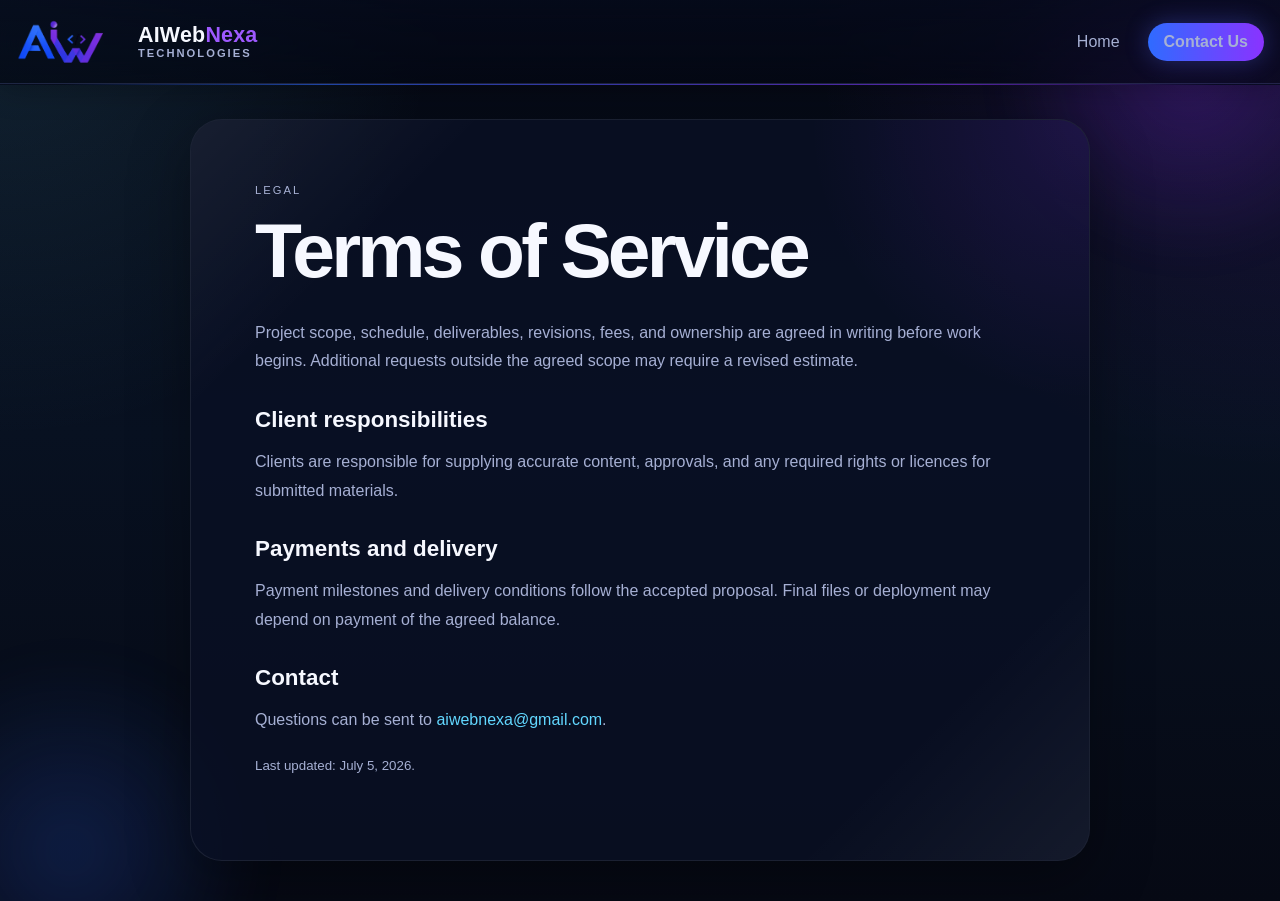
<file: terms.html>
<!DOCTYPE html>
<html lang="en">
<head>
  <meta charset="UTF-8">
  <meta name="viewport" content="width=device-width, initial-scale=1.0">
  <meta name="description" content="Website and service terms for AIWebNexa Technologies.">
  <link rel="canonical" href="https://www.aiwebnexa.com/terms.html">
  <link rel="icon" type="image/png" href="images/logo-removebg-preview.png">
  <title>Terms of Service | AIWebNexa Technologies</title>
  <link rel="stylesheet" href="style.css">
</head>
<body>
  <header class="site-header">
    <div class="wrap nav">
      <a class="brand" href="index.html" aria-label="AIWebNexa home"><div class="brand-mark" aria-hidden="true"><img src="images/logo-removebg-preview.png" alt=""></div><div class="brand-text"><strong>AIWeb<span>Nexa</span></strong><small>Technologies</small></div></a>
      <nav class="nav-links legal-nav" aria-label="Primary navigation"><a href="index.html">Home</a><a href="contact.html" class="nav-cta">Contact Us</a></nav>
    </div>
  </header>
  <main class="wrap legal-page">
    <article class="panel">
      <span class="eyebrow">Legal</span>
      <h1>Terms of Service</h1>
      <p>Project scope, schedule, deliverables, revisions, fees, and ownership are agreed in writing before work begins. Additional requests outside the agreed scope may require a revised estimate.</p>
      <h2>Client responsibilities</h2>
      <p>Clients are responsible for supplying accurate content, approvals, and any required rights or licences for submitted materials.</p>
      <h2>Payments and delivery</h2>
      <p>Payment milestones and delivery conditions follow the accepted proposal. Final files or deployment may depend on payment of the agreed balance.</p>
      <h2>Contact</h2>
      <p>Questions can be sent to <a href="mailto:aiwebnexa@gmail.com">aiwebnexa@gmail.com</a>.</p>
      <p><small>Last updated: July 5, 2026.</small></p>
    </article>
  </main>
</body>
</html>
</file>
<file: style.css>
:root {
      --bg: #050816;
      --bg-soft: #0b1125;
      --surface: rgba(10, 16, 36, 0.78);
      --surface-strong: rgba(7, 12, 28, 0.94);
      --text: #f6f8ff;
      --muted: #a6b0d4;
      --line: rgba(139, 157, 255, 0.22);
      --blue: #2f6bff;
      --violet: #8a33ff;
      --cyan: #62d7ff;
      --glow: 0 0 24px rgba(86, 102, 255, 0.32);
      --radius-xl: 32px;
      --radius-lg: 22px;
      --radius-md: 16px;
      --shadow: 0 20px 60px rgba(0, 0, 0, 0.35);
      --max: 1440px;
      --heading: "Trebuchet MS", "Gill Sans", sans-serif;
      --body: "Segoe UI", "Trebuchet MS", sans-serif;
    }

    * {
      box-sizing: border-box;
    }

    html {
      scroll-behavior: smooth;
    }

    body {
      margin: 0;
      font-family: var(--body);
      color: var(--text);
      background:
        radial-gradient(circle at top left, rgba(98, 215, 255, 0.12), transparent 28%),
        radial-gradient(circle at top right, rgba(138, 51, 255, 0.15), transparent 30%),
        linear-gradient(180deg, #060914 0%, #081121 48%, #060914 100%);
      min-height: 100vh;
      overflow-x: hidden;
    }

    body::before,
    body::after {
      content: "";
      position: fixed;
      inset: auto;
      pointer-events: none;
      z-index: -1;
    }

    body::before {
      top: -140px;
      right: -120px;
      width: 420px;
      height: 420px;
      background: radial-gradient(circle, rgba(138, 51, 255, 0.22), transparent 65%);
      filter: blur(18px);
    }

    body::after {
      left: -140px;
      bottom: -160px;
      width: 420px;
      height: 420px;
      background: radial-gradient(circle, rgba(47, 107, 255, 0.2), transparent 65%);
      filter: blur(22px);
    }

    a {
      color: inherit;
      text-decoration: none;
    }

    button,
    input,
    textarea {
      font: inherit;
    }

    .wrap {
      width: min(calc(100% - 32px), var(--max));
      margin: 0 auto;
    }

    .site-header {
      position: sticky;
      top: 0;
      z-index: 50;
      backdrop-filter: blur(24px) saturate(1.2);
      background: linear-gradient(180deg, rgba(5, 10, 26, 0.85), rgba(3, 7, 18, 0.72));
      border-bottom: 1px solid transparent;
      box-shadow: 0 4px 30px rgba(0, 0, 0, 0.25), inset 0 -1px 0 0 rgba(139, 157, 255, 0.18);
    }

    .site-header::before {
      content: "";
      position: absolute;
      inset: auto 0 -1px 0;
      height: 1px;
      background: linear-gradient(90deg, transparent 5%, var(--blue) 25%, var(--violet) 75%, transparent 95%);
      opacity: 0.6;
    }

.nav {
  display: flex;
  align-items: center;
  justify-content: space-between;
  gap: 24px;
  min-height: 84px;
}

.brand {
  display: flex;
  align-items: center;
  gap: 10px;
  font-weight: 700;
  letter-spacing: 0.02em;
}

.brand-mark {
  width: 112px;
  height: 60px;
  display: flex;
  align-items: center;
  justify-content: center;
  flex: 0 0 auto;
  overflow: visible;
}

.brand-mark img {
  width: 100%;
  height: 100%;
  display: block;
  object-fit: contain;
  object-position: left center;
}

.brand-text {
  display: flex;
  flex-direction: column;
  justify-content: center;
  min-width: 0;
}

.brand-text small,
.eyebrow {
  display: block;
  color: var(--muted);
  letter-spacing: 0.18em;
  text-transform: uppercase;
  font-size: 0.7rem;
}

.brand-text strong {
  display: block;
  font-size: 1.34rem;
  line-height: 1.02;
  font-family: var(--heading);
  letter-spacing: 0.01em;
  color: var(--text);
}

.brand-text strong span,
.accent {
  color: #9e59ff;
}

    .menu-toggle {
      display: none;
      width: 46px;
      height: 46px;
      border-radius: 14px;
      border: 1px solid rgba(255, 255, 255, 0.12);
      background: rgba(255, 255, 255, 0.04);
      color: var(--text);
      cursor: pointer;
    }

    .menu-toggle svg {
      width: 22px;
      height: 22px;
    }

.nav-links {
  display: flex;
  align-items: center;
  gap: 12px;
}

    .nav-links a {
      padding: 10px 16px;
      color: var(--muted);
      border-radius: 999px;
      transition: 0.3s ease;
      position: relative;
    }

    .nav-links a::before {
      content: "";
      position: absolute;
      inset: 0;
      border-radius: 999px;
      background: linear-gradient(90deg, rgba(47, 107, 255, 0.15), rgba(138, 51, 255, 0.15));
      opacity: 0;
      transition: opacity 0.3s ease;
      z-index: -1;
    }

    .nav-links a:hover,
    .nav-links a.active {
      color: var(--text);
      background: rgba(255, 255, 255, 0.06);
      box-shadow: 0 0 18px rgba(86, 102, 255, 0.15);
    }

    .nav-links a:hover::before,
    .nav-links a.active::before {
      opacity: 1;
    }

    .nav-links a.active {
      background: linear-gradient(90deg, rgba(47, 107, 255, 0.18), rgba(138, 51, 255, 0.18));
      border: 1px solid rgba(139, 157, 255, 0.22);
    }

    .nav-cta {
      padding: 13px 20px;
      border-radius: 999px;
      background: linear-gradient(90deg, var(--blue), var(--violet));
      color: #fff;
      font-weight: 700;
      box-shadow: var(--glow);
    }

    main {
      padding: 34px 0 0;
    }

    section {
      margin-top: 28px;
    }

    .panel {
      position: relative;
      background: var(--surface);
      border: 1px solid rgba(255, 255, 255, 0.08);
      border-radius: var(--radius-xl);
      box-shadow: var(--shadow);
      overflow: hidden;
    }

    .panel::before {
      content: "";
      position: absolute;
      inset: 0;
      background:
        linear-gradient(135deg, rgba(255, 255, 255, 0.06), transparent 18%, transparent 82%, rgba(255, 255, 255, 0.05)),
        radial-gradient(circle at top right, rgba(138, 51, 255, 0.14), transparent 24%);
      pointer-events: none;
    }

.hero {
  display: grid;
  grid-template-columns: repeat(2, minmax(0, 1fr));
  min-height: 720px;
  position: relative;
}

.hero-copy,
.hero-visual {
  position: relative;
  padding: 56px;
}

.hero-copy {
  display: flex;
  flex-direction: column;
      justify-content: space-between;
      gap: 32px;
      background:
        linear-gradient(160deg, rgba(255, 255, 255, 0.03), transparent 34%),
        rgba(255, 255, 255, 0.01);
}

.hero-copy > div:first-child {
  max-width: 560px;
}

    .divider {
      width: 118px;
      height: 4px;
      border-radius: 999px;
      background: linear-gradient(90deg, var(--blue), var(--violet));
      box-shadow: var(--glow);
    }

    h1,
    h2,
    h3 {
      margin: 0;
      font-family: var(--heading);
      line-height: 1.05;
    }

    h1 {
      font-size: clamp(3rem, 6vw, 5.5rem);
      letter-spacing: -0.05em;
    }

    .hero-title span {
      background: linear-gradient(90deg, #fff 5%, #78b8ff 45%, #c16cff 85%);
      -webkit-background-clip: text;
      background-clip: text;
      color: transparent;
    }

    .hero-copy p {
      margin: 0;
      max-width: 580px;
      color: var(--muted);
      font-size: 1.08rem;
      line-height: 1.75;
    }

    .hero-actions {
      display: flex;
      flex-wrap: wrap;
      gap: 14px;
    }

    /* Welcome Banner Animations */
    .welcome-banner {
      position: absolute;
      top: 0;
      left: 0;
      right: 0;
      bottom: 0;
      background: linear-gradient(135deg, rgba(47, 107, 255, 0.15), rgba(138, 51, 255, 0.15));
      backdrop-filter: blur(8px);
      display: flex;
      align-items: center;
      justify-content: center;
      z-index: 100;
      animation: welcomeFadeOut 1.6s ease-out forwards;
      animation-delay: 0.25s;
      border-radius: 16px;
    }

    .welcome-content {
      text-align: center;
      animation: welcomeSlideIn 1s ease-out;
    }

    .welcome-text {
      margin-bottom: 40px;
    }

    .welcome-title {
      font-size: clamp(2.5rem, 5vw, 4rem);
      font-family: var(--heading);
      letter-spacing: -0.03em;
      margin: 0;
      line-height: 1.2;
    }

    .welcome-word {
      display: inline-block;
      animation: welcomeWordPop 0.6s cubic-bezier(0.34, 1.56, 0.64, 1) backwards;
    }

    .welcome-word:nth-child(1) {
      animation-delay: 0.2s;
      color: var(--text);
    }

    .welcome-word:nth-child(2) {
      animation-delay: 0.4s;
      color: var(--muted);
      margin: 0 12px;
    }

    .welcome-highlight {
      display: inline-block;
      animation: welcomeWordPop 0.6s cubic-bezier(0.34, 1.56, 0.64, 1) backwards;
      animation-delay: 0.6s;
      background: linear-gradient(90deg, var(--blue), var(--violet), var(--cyan));
      -webkit-background-clip: text;
      background-clip: text;
      color: transparent;
      font-weight: 700;
    }

    .welcome-subtitle {
      font-size: 1.1rem;
      color: var(--muted);
      margin: 0;
      animation: welcomeSubtitleFade 1s ease-out 0.8s both;
    }

    .welcome-loader {
      display: flex;
      justify-content: center;
      align-items: center;
      gap: 12px;
      animation: welcomeLoaderFade 1s ease-out 0.8s both;
    }

    .loader-circle {
      width: 12px;
      height: 12px;
      border-radius: 50%;
      background: linear-gradient(90deg, var(--blue), var(--violet));
      animation: bounceLoader 1.4s infinite;
    }

    .loader-circle:nth-child(2) {
      animation-delay: 0.2s;
    }

    .loader-circle:nth-child(3) {
      animation-delay: 0.4s;
    }

    .btn {
      display: inline-flex;
      align-items: center;
      justify-content: center;
      gap: 10px;
      min-height: 52px;
      padding: 0 22px;
      border-radius: 999px;
      border: 1px solid rgba(255, 255, 255, 0.12);
      color: var(--text);
      background: rgba(255, 255, 255, 0.04);
      transition: transform 0.2s ease, background 0.2s ease, border-color 0.2s ease;
    }

    .btn-icon {
      width: 28px;
      height: 28px;
      display: grid;
      place-items: center;
      flex: 0 0 28px;
      border-radius: 9px;
      background: rgba(255, 255, 255, 0.12);
      border: 1px solid rgba(255, 255, 255, 0.16);
    }

    .btn-icon svg {
      width: 16px;
      height: 16px;
      fill: none;
      stroke: currentColor;
      stroke-width: 2;
      stroke-linecap: round;
      stroke-linejoin: round;
    }

    .btn:hover {
      transform: translateY(-2px);
      border-color: rgba(255, 255, 255, 0.24);
      background: rgba(255, 255, 255, 0.08);
    }

    .btn-primary {
      background: linear-gradient(90deg, var(--blue), var(--violet));
      border-color: transparent;
      box-shadow: var(--glow);
    }

    .hero-meta {
      display: grid;
      grid-template-columns: repeat(2, minmax(0, 1fr));
      gap: 14px;
    }

    .info-card {
      display: flex;
      align-items: center;
      gap: 14px;
      padding: 16px 18px;
      border-radius: var(--radius-md);
      background: rgba(255, 255, 255, 0.04);
      border: 1px solid rgba(255, 255, 255, 0.08);
      transition: transform 0.24s ease, border-color 0.24s ease, background 0.24s ease;
    }

    .info-card:hover {
      transform: translateY(-4px);
      border-color: rgba(98, 215, 255, 0.28);
      background:
        linear-gradient(135deg, rgba(98, 215, 255, 0.1), rgba(138, 51, 255, 0.08)),
        rgba(255, 255, 255, 0.045);
    }

    .icon-badge {
      width: 48px;
      height: 48px;
      flex: 0 0 48px;
      border-radius: 14px;
      display: grid;
      place-items: center;
      position: relative;
      overflow: hidden;
      background: linear-gradient(135deg, rgba(47, 107, 255, 0.2), rgba(138, 51, 255, 0.2));
      border: 1px solid rgba(255, 255, 255, 0.09);
      color: #fff;
      box-shadow: inset 0 0 18px rgba(98, 215, 255, 0.08);
    }

    .icon-badge::before {
      display: none;
    }

    .icon-call {
      color: #62d7ff;
      background: rgba(98, 215, 255, 0.1);
    }

    .icon-mail {
      color: #c16cff;
      background: rgba(138, 51, 255, 0.11);
    }

    .icon-location {
      color: #91f7c4;
      background: rgba(55, 221, 154, 0.1);
    }

    .icon-web {
      color: #ffcc7a;
      background: rgba(255, 184, 74, 0.1);
    }

    .icon-badge svg {
      width: 24px;
      height: 24px;
      position: relative;
      z-index: 1;
      fill: none;
      stroke: currentColor;
      stroke-width: 2;
      stroke-linecap: round;
      stroke-linejoin: round;
    }

    .info-card strong {
      display: block;
      font-size: 0.95rem;
      margin-bottom: 4px;
    }

    .info-card span {
      color: var(--muted);
      font-size: 0.95rem;
    }

.hero-visual {
  display: flex;
  align-items: stretch;
  justify-content: center;
      background:
        linear-gradient(150deg, rgba(47, 107, 255, 0.12), transparent 35%),
        linear-gradient(200deg, rgba(138, 51, 255, 0.2), transparent 45%),
        rgba(2, 7, 20, 0.94);
      isolation: isolate;
    }

    .hero-visual::before {
      content: "";
      position: absolute;
      top: -18%;
      left: -8%;
      width: 130%;
      height: 130%;
      background:
        linear-gradient(120deg, transparent 21%, rgba(89, 100, 255, 0.95) 22%, rgba(89, 100, 255, 0.95) 24%, transparent 25%),
        linear-gradient(120deg, transparent 72%, rgba(132, 57, 255, 0.95) 73%, rgba(132, 57, 255, 0.95) 75%, transparent 76%);
      opacity: 0.78;
      transform: rotate(6deg);
      z-index: -1;
    }

    .hero-visual::after {
      content: "";
      position: absolute;
      inset: 20px;
      border-radius: 28px;
      border: 1px solid rgba(255, 255, 255, 0.06);
      pointer-events: none;
    }

.visual-stack {
  width: 100%;
  display: flex;
  flex-direction: column;
  justify-content: space-between;
  gap: 24px;
}

.statement {
  padding-top: 12px;
  max-width: 440px;
  width: 100%;
  margin: 0 auto;
}

.founder-card {
  width: min(100%, 360px);
  margin: 0 auto;
  padding: 14px;
  border-radius: 24px;
  background:
    linear-gradient(180deg, rgba(255, 255, 255, 0.08), rgba(255, 255, 255, 0.025)),
    rgba(5, 10, 23, 0.78);
  border: 1px solid rgba(255, 255, 255, 0.1);
  box-shadow: 0 22px 60px rgba(0, 0, 0, 0.28);
}

.founder-photo {
  width: min(100%, 260px);
  aspect-ratio: 4 / 5;
  margin: 0 auto;
  border-radius: 20px;
  overflow: hidden;
  background: rgba(255, 255, 255, 0.04);
  border: 1px solid rgba(255, 255, 255, 0.1);
}

.founder-photo img {
  width: 100%;
  height: 100%;
  display: block;
  object-fit: cover;
}

.founder-info {
  padding: 16px 4px 2px;
  text-align: center;
}

.founder-info h2 {
  margin-top: 8px;
  font-size: clamp(1.7rem, 3vw, 2.3rem);
}

.founder-info p {
  margin: 8px 0 18px;
  color: var(--muted);
  font-size: 1.02rem;
}

.founder-bio {
  margin-top: 16px;
  padding: 16px;
  border-radius: 18px;
  text-align: left;
  background: rgba(255, 255, 255, 0.045);
  border: 1px solid rgba(255, 255, 255, 0.08);
}

.founder-bio strong {
  display: block;
  margin-bottom: 8px;
  font-family: var(--heading);
  font-size: 1.05rem;
}

.founder-bio span {
  display: block;
  color: var(--muted);
  line-height: 1.65;
  font-size: 0.95rem;
}

    .statement h2 {
      font-size: clamp(2.4rem, 4.8vw, 4rem);
      line-height: 1.13;
    }

    .statement .line {
      display: block;
      margin-top: 10px;
    }

.device {
  margin-top: auto;
  align-self: center;
  width: min(100%, 420px);
      padding: 24px;
      border-radius: 30px;
      background: linear-gradient(180deg, rgba(255, 255, 255, 0.07), rgba(255, 255, 255, 0.02));
      border: 1px solid rgba(255, 255, 255, 0.08);
      box-shadow: 0 0 60px rgba(82, 55, 255, 0.2);
      position: relative;
    }

    .device::before {
      content: "";
      position: absolute;
      inset: -22px 24px auto auto;
      width: 12px;
      height: 12px;
      border-radius: 4px;
      background: rgba(98, 215, 255, 0.68);
      box-shadow:
        40px 18px 0 0 rgba(138, 51, 255, 0.7),
        -70px 72px 0 0 rgba(98, 215, 255, 0.5),
        -130px 122px 0 0 rgba(138, 51, 255, 0.42),
        18px 130px 0 0 rgba(255, 255, 255, 0.24);
    }

    .device-screen {
      border-radius: 24px;
      padding: 36px 26px;
      min-height: 280px;
      display: grid;
      place-items: center;
      border: 1px solid rgba(255, 255, 255, 0.14);
      background:
        radial-gradient(circle at center, rgba(138, 51, 255, 0.18), transparent 44%),
        linear-gradient(180deg, rgba(8, 13, 31, 0.88), rgba(5, 8, 22, 0.98));
    }

    .code-mark {
      font-family: var(--heading);
      font-size: clamp(3.4rem, 10vw, 5.8rem);
      font-weight: 800;
      letter-spacing: -0.08em;
      background: linear-gradient(135deg, #4d95ff 10%, #bb6dff 90%);
      -webkit-background-clip: text;
      background-clip: text;
      color: transparent;
      text-shadow: 0 0 26px rgba(96, 131, 255, 0.34);
    }

    .section-head {
      display: flex;
      align-items: center;
      justify-content: space-between;
      gap: 20px;
      margin-bottom: 24px;
    }

    .section-head h1,
    .section-head h2 {
      font-size: clamp(2rem, 4vw, 3.2rem);
    }

    .section-head p {
      max-width: 520px;
      color: var(--muted);
      line-height: 1.7;
      margin: 0;
    }

    .home-section,
    .home-cta,
    .services-panel,
    .work-panel,
    .contact-panel {
      padding: 34px;
    }

    .portfolio-grid,
    .mini-process-grid,
    .results-grid,
    .testimonial-grid,
    .methodology-grid {
      display: grid;
      grid-template-columns: repeat(3, minmax(0, 1fr));
      gap: 18px;
    }

    .portfolio-card,
    .mini-step,
    .result-card,
    .testimonial-card,
    .methodology-card {
      border-radius: 24px;
      background: rgba(255, 255, 255, 0.035);
      border: 1px solid rgba(255, 255, 255, 0.08);
      overflow: hidden;
      transition: transform 0.25s ease, border-color 0.25s ease;
    }

    .testimonial-grid,
    .methodology-grid {
      margin-top: 10px;
    }

    .testimonial-grid {
      grid-template-columns: minmax(0, 1.7fr) minmax(280px, 0.8fr);
    }

    .methodology-card {
      padding: 30px 26px;
      display: flex;
      flex-direction: column;
      gap: 16px;
      min-height: 260px;
      background: rgba(255, 255, 255, 0.045);
      box-shadow: 0 20px 45px rgba(0, 0, 0, 0.12);
    }

    .methodology-icon {
      width: 64px;
      height: 64px;
      display: grid;
      place-items: center;
      border-radius: 18px;
      background: linear-gradient(135deg, rgba(47, 107, 255, 0.2), rgba(138, 51, 255, 0.2));
      font-size: 1.8rem;
    }

    .methodology-card h3 {
      margin: 0;
      font-size: 1.18rem;
      line-height: 1.35;
    }

    .methodology-card p {
      margin: 0;
      color: var(--muted);
      line-height: 1.75;
    }

    .testimonial-card {
      padding: 32px;
      display: flex;
      flex-direction: column;
      gap: 18px;
      background: rgba(255, 255, 255, 0.04);
      box-shadow: 0 22px 50px rgba(0, 0, 0, 0.16);
    }

    .google-review-head {
      display: flex;
      align-items: center;
      gap: 13px;
    }

    .google-review-head strong,
    .google-review-head span {
      display: block;
    }

    .google-review-head span {
      margin-top: 2px;
      color: var(--muted);
      font-size: 0.88rem;
    }

    .google-mark {
      width: 42px;
      height: 42px;
      flex: 0 0 42px;
      border-radius: 50%;
      display: grid;
      place-items: center;
      background: #ffffff;
      color: #4285f4;
      font: 800 1.35rem Arial, sans-serif;
      box-shadow: 0 8px 24px rgba(0, 0, 0, 0.2);
    }

    .google-mark.large {
      width: 58px;
      height: 58px;
      font-size: 1.75rem;
    }

    .testimonial-rating {
      color: #ffd166;
      font-size: 1.1rem;
      letter-spacing: 0.02em;
    }

    .testimonial-rating span {
      color: rgba(255, 209, 102, 0.3);
    }

    .testimonial-quote {
      margin: 0;
      font-size: 1.12rem;
      line-height: 1.8;
      color: #ecf2ff;
    }

    .testimonial-author {
      display: flex;
      align-items: center;
      gap: 14px;
    }

    .author-avatar {
      width: 52px;
      height: 52px;
      border-radius: 50%;
      display: grid;
      place-items: center;
      background: linear-gradient(145deg, rgba(47, 107, 255, 0.28), rgba(138, 51, 255, 0.34));
      font-family: var(--heading);
      font-size: 1rem;
      font-weight: 700;
      color: #ffffff;
    }

    .testimonial-author strong {
      display: block;
      font-size: 1rem;
      color: #f6f8ff;
    }

    .testimonial-author span {
      color: var(--muted);
      font-size: 0.95rem;
      line-height: 1.5;
    }

    .google-review-link {
      width: fit-content;
      color: #8fc2ff;
      font-weight: 650;
      transition: color 0.2s ease;
    }

    .google-review-link:hover {
      color: #ffffff;
    }

    .google-review-cta {
      padding: 30px;
      border-radius: 24px;
      border: 1px solid rgba(66, 133, 244, 0.25);
      background: linear-gradient(145deg, rgba(66, 133, 244, 0.12), rgba(138, 51, 255, 0.08));
      display: flex;
      flex-direction: column;
      align-items: flex-start;
      justify-content: center;
      gap: 16px;
    }

    .google-review-cta h3,
    .google-review-cta p {
      margin: 0;
    }

    .google-review-cta p {
      color: var(--muted);
      line-height: 1.6;
    }

    .portfolio-card:hover,
    .mini-step:hover,
    .result-card:hover {
      transform: translateY(-6px);
      border-color: rgba(126, 126, 255, 0.34);
    }

    .portfolio-preview {
      min-height: 190px;
      padding: 22px;
      display: flex;
      align-items: flex-end;
      position: relative;
      overflow: hidden;
      background:
        radial-gradient(circle at top left, rgba(98, 215, 255, 0.22), transparent 34%),
        linear-gradient(145deg, rgba(10, 18, 42, 0.96), rgba(5, 8, 22, 0.98));
    }

    .portfolio-preview img {
      position: absolute;
      inset: 0;
      width: 100%;
      height: 100%;
      object-fit: cover;
      transition: transform 0.35s ease;
    }

    .portfolio-preview::before,
    .portfolio-preview::after {
      content: "";
      position: absolute;
      pointer-events: none;
    }

    .portfolio-preview::before {
      inset: 0;
      background: linear-gradient(180deg, transparent 32%, rgba(4, 8, 22, 0.86) 100%);
      z-index: 1;
    }

    .portfolio-preview::after {
      inset: 0;
      border: 1px solid rgba(255, 255, 255, 0.08);
      z-index: 2;
    }

    .portfolio-preview span {
      position: relative;
      z-index: 3;
      font-family: var(--heading);
      font-size: 1.35rem;
      font-weight: 800;
      text-shadow: 0 8px 24px rgba(0, 0, 0, 0.72);
    }

    .portfolio-card:hover .portfolio-preview img {
      transform: scale(1.06);
    }

    .landing-preview {
      background:
        radial-gradient(circle at top right, rgba(138, 51, 255, 0.3), transparent 34%),
        linear-gradient(145deg, rgba(9, 16, 38, 0.96), rgba(4, 10, 24, 0.98));
    }

    .branding-preview {
      background:
        radial-gradient(circle at bottom left, rgba(98, 215, 255, 0.24), transparent 30%),
        linear-gradient(145deg, rgba(13, 13, 39, 0.96), rgba(7, 9, 26, 0.98));
    }

    .portfolio-content {
      padding: 22px;
    }

    .portfolio-content h3,
    .mini-step h3 {
      font-size: 1.35rem;
      margin: 14px 0 10px;
    }

    .portfolio-content p,
    .mini-step p,
    .result-card p,
    .home-cta p {
      margin: 0;
      color: var(--muted);
      line-height: 1.7;
    }

    .mini-step {
      padding: 24px;
    }

    .mini-step .step-number {
      margin-bottom: 18px;
    }

    .section-action {
      margin-top: 24px;
      display: flex;
      justify-content: center;
    }

    .recent-work-section {
      position: relative;
      overflow: hidden;
      background:
        radial-gradient(circle at 14% 10%, rgba(98, 215, 255, 0.14), transparent 22%),
        radial-gradient(circle at 88% 18%, rgba(138, 51, 255, 0.16), transparent 24%),
        var(--surface);
    }

    .recent-work-head {
      margin-bottom: 30px;
    }

    .project-spotlight {
      display: grid;
      grid-template-columns: 1.05fr 0.95fr;
      gap: 22px;
      margin-bottom: 22px;
      padding: 26px;
      border-radius: 28px;
      background:
        linear-gradient(145deg, rgba(255, 255, 255, 0.06), rgba(255, 255, 255, 0.025)),
        rgba(7, 12, 28, 0.82);
      border: 1px solid rgba(255, 255, 255, 0.08);
      box-shadow: 0 22px 55px rgba(0, 0, 0, 0.2);
    }

    .project-spotlight-copy {
      display: flex;
      flex-direction: column;
      justify-content: center;
      gap: 16px;
    }

    .project-spotlight-copy h3 {
      margin: 0;
      font-size: clamp(2rem, 3vw, 2.8rem);
    }

    .project-spotlight-copy p {
      margin: 0;
      max-width: 560px;
      color: var(--muted);
      line-height: 1.75;
    }

    .project-pill-row,
    .portfolio-points {
      display: flex;
      flex-wrap: wrap;
      gap: 10px;
    }

    .project-pill-row span,
    .portfolio-points span {
      display: inline-flex;
      align-items: center;
      min-height: 34px;
      padding: 0 14px;
      border-radius: 999px;
      background: rgba(255, 255, 255, 0.05);
      border: 1px solid rgba(255, 255, 255, 0.08);
      color: #dce2ff;
      font-size: 0.88rem;
    }

    .project-spotlight-stats {
      display: grid;
      grid-template-columns: repeat(3, minmax(0, 1fr));
      gap: 14px;
      margin-top: 6px;
    }

    .spotlight-stat {
      padding: 18px;
      border-radius: 20px;
      background: rgba(255, 255, 255, 0.04);
      border: 1px solid rgba(255, 255, 255, 0.08);
    }

    .spotlight-stat strong {
      display: block;
      margin-bottom: 8px;
      font-family: var(--heading);
      font-size: 1.6rem;
      color: #ffffff;
    }

    .spotlight-stat span {
      color: var(--muted);
      line-height: 1.55;
    }

    .project-spotlight-visual {
      min-height: 360px;
    }

    .spotlight-frame {
      position: relative;
      min-height: 360px;
      padding: 24px;
      display: flex;
      align-items: flex-end;
      border-radius: 24px;
      overflow: hidden;
    }

    .spotlight-frame::before,
    .spotlight-frame::after {
      content: "";
      position: absolute;
      pointer-events: none;
    }

    .spotlight-frame::before {
      inset: 0;
      background: linear-gradient(180deg, rgba(6, 10, 24, 0.06), rgba(4, 8, 22, 0.92));
      z-index: 1;
    }

    .spotlight-frame::after {
      inset: 12px;
      border-radius: 18px;
      border: 1px solid rgba(255, 255, 255, 0.12);
      z-index: 2;
    }

    .spotlight-frame img {
      position: absolute;
      inset: 0;
      width: 100%;
      height: 100%;
      object-fit: cover;
      transition: transform 0.4s ease;
    }

    .project-spotlight:hover .spotlight-frame img {
      transform: scale(1.04);
    }

    .spotlight-badge,
    .spotlight-card {
      position: relative;
      z-index: 3;
    }

    .spotlight-badge {
      position: absolute;
      top: 20px;
      left: 20px;
      display: inline-flex;
      align-items: center;
      min-height: 36px;
      padding: 0 14px;
      border-radius: 999px;
      background: rgba(7, 12, 28, 0.72);
      border: 1px solid rgba(255, 255, 255, 0.14);
      color: #eef2ff;
      font-size: 0.84rem;
      letter-spacing: 0.08em;
      text-transform: uppercase;
      backdrop-filter: blur(12px);
    }

    .spotlight-card {
      max-width: 320px;
      padding: 18px 20px;
      border-radius: 20px;
      background: rgba(7, 12, 28, 0.76);
      border: 1px solid rgba(255, 255, 255, 0.12);
      backdrop-filter: blur(12px);
    }

    .spotlight-card strong {
      display: block;
      margin-bottom: 8px;
      font-family: var(--heading);
      font-size: 1.3rem;
    }

    .spotlight-card p {
      margin: 0;
      color: #d3daf6;
      line-height: 1.65;
    }

    .recent-work-section .portfolio-card {
      display: flex;
      flex-direction: column;
    }

    .recent-work-section .portfolio-preview {
      min-height: 220px;
    }

    .recent-work-section .portfolio-content {
      display: flex;
      flex: 1;
      flex-direction: column;
      gap: 14px;
    }

    .recent-work-section .portfolio-content h3 {
      margin: 0;
      font-size: 1.42rem;
    }

    .portfolio-meta {
      display: flex;
      align-items: center;
      justify-content: space-between;
      gap: 14px;
      flex-wrap: wrap;
    }

    .portfolio-stage {
      color: var(--muted);
      font-size: 0.84rem;
      letter-spacing: 0.16em;
      text-transform: uppercase;
    }

    .project-actions {
      justify-content: flex-start;
      flex-wrap: wrap;
      gap: 14px;
    }

    .project-actions .btn {
      min-width: 190px;
    }

    .result-card {
      padding: 26px;
    }

    .result-card strong {
      display: block;
      font-family: var(--heading);
      font-size: 1.45rem;
      margin-bottom: 12px;
    }

    .home-cta {
      display: flex;
      align-items: center;
      justify-content: space-between;
      gap: 28px;
      background:
        linear-gradient(120deg, rgba(47, 107, 255, 0.2), rgba(138, 51, 255, 0.18)),
        var(--surface);
    }

    .home-cta h2 {
      font-size: clamp(2rem, 4.5vw, 3.5rem);
      margin: 12px 0 14px;
    }

    .home-cta-copy {
      position: relative;
      max-width: 720px;
    }

    .home-cta-actions {
      position: relative;
      display: flex;
      flex-wrap: wrap;
      gap: 14px;
      justify-content: flex-end;
    }

    .projects-hero {
      display: grid;
      grid-template-columns: 1.2fr 0.8fr;
      gap: 24px;
      padding: 46px;
      align-items: center;
      background:
        radial-gradient(circle at 18% 12%, rgba(98, 215, 255, 0.14), transparent 28%),
        radial-gradient(circle at 84% 22%, rgba(138, 51, 255, 0.18), transparent 28%),
        var(--surface);
    }

    .projects-hero-copy,
    .projects-hero-card {
      position: relative;
    }

    .projects-hero h1 {
      margin-top: 14px;
      font-size: clamp(3rem, 6vw, 5rem);
    }

    .projects-hero h1 span {
      background: linear-gradient(90deg, #fff 5%, #78b8ff 45%, #c16cff 85%);
      -webkit-background-clip: text;
      background-clip: text;
      color: transparent;
    }

    .projects-hero p {
      max-width: 620px;
      margin: 20px 0 0;
      color: var(--muted);
      font-size: 1.08rem;
      line-height: 1.75;
    }

    .project-tags,
    .project-filter-row {
      display: flex;
      flex-wrap: wrap;
      gap: 10px;
      margin-top: 24px;
    }

    .project-tags span,
    .project-filter-row span {
      min-height: 38px;
      display: inline-flex;
      align-items: center;
      padding: 0 14px;
      border-radius: 999px;
      color: #c8ceef;
      background: rgba(255, 255, 255, 0.055);
      border: 1px solid rgba(255, 255, 255, 0.08);
    }

    .project-filter-row {
      margin: 0 0 24px;
    }

    .project-filter-row span.active {
      color: var(--text);
      background: linear-gradient(90deg, rgba(47, 107, 255, 0.26), rgba(138, 51, 255, 0.22));
      border-color: rgba(255, 255, 255, 0.16);
    }

    .projects-hero-card {
      padding: 28px;
      border-radius: 26px;
      background:
        linear-gradient(180deg, rgba(255, 255, 255, 0.08), rgba(255, 255, 255, 0.03)),
        rgba(5, 10, 23, 0.72);
      border: 1px solid rgba(255, 255, 255, 0.1);
      box-shadow: 0 22px 60px rgba(0, 0, 0, 0.24);
    }

    .projects-hero-card strong {
      display: block;
      font-family: var(--heading);
      font-size: 2rem;
      margin-bottom: 10px;
    }

    .projects-hero-card span {
      display: inline-flex;
      min-height: 32px;
      align-items: center;
      padding: 0 12px;
      border-radius: 999px;
      color: #e5e8ff;
      background: rgba(98, 215, 255, 0.1);
      border: 1px solid rgba(98, 215, 255, 0.16);
    }

    .featured-projects-panel {
      background:
        radial-gradient(circle at 16% 14%, rgba(98, 215, 255, 0.08), transparent 24%),
        radial-gradient(circle at 86% 10%, rgba(138, 51, 255, 0.12), transparent 26%),
        var(--surface);
    }

    .project-showcase-grid {
      display: grid;
      grid-template-columns: minmax(0, 1fr);
      gap: 18px;
    }

    .project-showcase-card {
      display: grid;
      grid-template-columns: minmax(0, 1.14fr) minmax(340px, 0.86fr);
      overflow: hidden;
      align-items: stretch;
      border-radius: 30px;
      background:
        linear-gradient(180deg, rgba(14, 20, 43, 0.98), rgba(8, 12, 28, 0.98));
      border: 1px solid rgba(118, 139, 255, 0.18);
      box-shadow: 0 26px 60px rgba(0, 0, 0, 0.28);
      transition: transform 0.28s ease, 
                  border-color 0.28s ease, 
                  box-shadow 0.28s ease,
                  opacity 0.4s ease;
    }

    .project-showcase-card:hover {
      transform: translateY(-5px);
      border-color: rgba(98, 215, 255, 0.3);
      box-shadow: 0 30px 70px rgba(6, 10, 25, 0.42);
    }

    .project-showcase-card.hidden {
      opacity: 0;
      pointer-events: none;
      max-height: 0;
      margin: 0;
      padding: 0;
      border: 0;
      overflow: hidden;
    }

    .project-showcase-card.featured {
      grid-row: auto;
    }

    .project-showcase-card.live-project {
      border-color: rgba(98, 215, 255, 0.2);
      background:
        radial-gradient(circle at top left, rgba(98, 215, 255, 0.08), transparent 34%),
        radial-gradient(circle at bottom right, rgba(138, 51, 255, 0.08), transparent 34%),
        linear-gradient(180deg, rgba(14, 20, 43, 0.98), rgba(8, 12, 28, 0.98));
    }

    .project-visual {
      display: flex;
      flex-direction: column;
      justify-content: flex-start;
      gap: 18px;
      min-height: 100%;
      padding: 20px;
      background:
        linear-gradient(180deg, rgba(14, 20, 43, 0.82), rgba(8, 12, 28, 0.96));
    }

    .project-image {
      min-height: 320px;
      position: relative;
      overflow: hidden;
      padding: 16px;
      border-radius: 26px;
      border: 1px solid rgba(255, 255, 255, 0.08);
      box-shadow: inset 0 0 0 1px rgba(255, 255, 255, 0.02);
      background:
        linear-gradient(180deg, rgba(255, 255, 255, 0.06), rgba(255, 255, 255, 0.018));
    }

    .project-showcase-card.featured .project-image {
      min-height: 320px;
    }

    .project-image img {
      position: absolute;
      inset: 16px;
      width: calc(100% - 32px);
      height: calc(100% - 32px);
      display: block;
      object-fit: cover;
      border-radius: 22px;
      box-shadow: 0 20px 48px rgba(0, 0, 0, 0.28);
      transition: transform 0.35s ease;
    }

    .project-image::after {
      content: "";
      position: absolute;
      inset: 16px;
      border-radius: 22px;
      background: linear-gradient(180deg, rgba(5, 9, 23, 0.04) 16%, rgba(5, 9, 23, 0.2) 48%, rgba(5, 9, 23, 0.74) 100%);
      pointer-events: none;
      z-index: 1;
    }

    .project-browser-bar {
      position: absolute;
      top: 32px;
      left: 32px;
      z-index: 3;
      display: inline-flex;
      align-items: center;
      gap: 8px;
      min-height: 38px;
      padding: 0 14px;
      border-radius: 999px;
      background: rgba(7, 12, 28, 0.7);
      border: 1px solid rgba(255, 255, 255, 0.12);
      color: #eef2ff;
      backdrop-filter: blur(12px);
      box-shadow: 0 10px 24px rgba(0, 0, 0, 0.18);
    }

    .project-browser-bar span {
      width: 8px;
      height: 8px;
      border-radius: 50%;
      background: rgba(255, 255, 255, 0.5);
    }

    .project-browser-bar span:nth-child(1) {
      background: #ff7d7d;
    }

    .project-browser-bar span:nth-child(2) {
      background: #ffd257;
    }

    .project-browser-bar span:nth-child(3) {
      background: #47dc98;
    }

    .project-browser-bar strong {
      margin-left: 4px;
      font-size: 0.82rem;
      letter-spacing: 0.06em;
      font-weight: 600;
    }

    .live-project-overlay {
      position: absolute;
      inset: auto 28px 28px 28px;
      z-index: 3;
      max-width: 320px;
      padding: 14px 16px;
      border-radius: 18px;
      background: linear-gradient(180deg, rgba(7, 12, 28, 0.76), rgba(7, 12, 28, 0.92));
      border: 1px solid rgba(255, 255, 255, 0.12);
      backdrop-filter: blur(14px);
      box-shadow: 0 18px 42px rgba(0, 0, 0, 0.2);
    }

    .live-project-overlay strong {
      display: block;
      margin-top: 8px;
      font-family: var(--heading);
      font-size: clamp(1rem, 1.55vw, 1.22rem);
      line-height: 1.2;
    }

    .live-project-overlay p {
      margin-top: 5px;
      color: #d5ddfb;
      line-height: 1.5;
      font-size: 0.9rem;
    }

    .project-showcase-card:hover .project-image img {
      transform: scale(1.03);
    }

    .project-visual-summary {
      flex: 1;
      display: flex;
      flex-direction: column;
      gap: 18px;
      padding: 20px 22px;
      border-radius: 24px;
      background:
        linear-gradient(180deg, rgba(18, 24, 52, 0.9), rgba(10, 14, 32, 0.96));
      border: 1px solid rgba(255, 255, 255, 0.08);
      box-shadow: inset 0 0 0 1px rgba(255, 255, 255, 0.02);
    }

    .visual-summary-label {
      color: #d7dffc;
      font-size: 0.76rem;
      font-weight: 700;
      letter-spacing: 0.16em;
      text-transform: uppercase;
    }

    .visual-summary-list {
      display: grid;
      gap: 14px;
    }

    .visual-metric {
      display: grid;
      grid-template-columns: 104px 1fr;
      gap: 14px;
      align-items: start;
      padding-bottom: 14px;
      border-bottom: 1px solid rgba(255, 255, 255, 0.08);
    }

    .visual-metric:last-child {
      padding-bottom: 0;
      border-bottom: 0;
    }

    .visual-metric strong {
      display: block;
      margin-bottom: 0;
      color: #f4f7ff;
      font-size: 0.76rem;
      font-weight: 700;
      letter-spacing: 0.14em;
      text-transform: uppercase;
    }

    .visual-metric span {
      color: var(--muted);
      line-height: 1.6;
      font-size: 0.9rem;
    }

    /* Project Filter Styles */
    .project-filters {
      display: flex;
      flex-wrap: wrap;
      gap: 12px;
      margin: 28px 0 32px;
      justify-content: flex-start;
    }

    .filter-btn {
      display: inline-flex;
      align-items: center;
      justify-content: center;
      gap: 10px;
      min-height: 46px;
      padding: 0 18px;
      border-radius: 999px;
      border: 1px solid rgba(255, 255, 255, 0.12);
      color: #d8def8;
      background: rgba(255, 255, 255, 0.03);
      font-size: 0.92rem;
      font-weight: 600;
      cursor: pointer;
      transition: border-color 0.25s ease, background 0.25s ease, color 0.25s ease, transform 0.25s ease;
      font-family: var(--body);
    }

    .filter-btn:hover {
      border-color: rgba(98, 215, 255, 0.28);
      background: rgba(255, 255, 255, 0.05);
      color: #ffffff;
      transform: translateY(-1px);
    }

    .filter-btn.active {
      background: linear-gradient(90deg, rgba(47, 107, 255, 0.18), rgba(138, 51, 255, 0.18));
      border-color: rgba(98, 215, 255, 0.24);
      color: var(--text);
      box-shadow: inset 0 0 0 1px rgba(255, 255, 255, 0.04);
    }

    .project-detail {
      display: flex;
      flex-direction: column;
      justify-content: center;
      gap: 18px;
      padding: 36px 36px 34px;
      background: linear-gradient(180deg, rgba(18, 24, 52, 0.9), rgba(10, 14, 32, 0.96));
      border-left: 1px solid rgba(255, 255, 255, 0.06);
    }

    .project-detail h3 {
      margin: 0;
      font-size: clamp(2rem, 3vw, 3rem);
      line-height: 1.05;
    }

    .project-detail p {
      margin: 0;
      color: var(--muted);
      line-height: 1.8;
      font-size: 1.02rem;
      max-width: 36ch;
    }

    .project-detail-head {
      display: flex;
      align-items: center;
      justify-content: space-between;
      gap: 12px;
      flex-wrap: wrap;
    }

    .project-badge {
      display: inline-flex;
      align-items: center;
      min-height: 30px;
      padding: 0 12px;
      border-radius: 999px;
      background: rgba(98, 215, 255, 0.08);
      border: 1px solid rgba(98, 215, 255, 0.18);
      color: #cfe7ff;
      font-size: 0.8rem;
      letter-spacing: 0.08em;
      text-transform: uppercase;
    }

    .project-facts {
      display: grid;
      grid-template-columns: repeat(2, minmax(0, 1fr));
      gap: 12px;
    }

    .project-fact {
      padding: 16px 18px;
      border-radius: 20px;
      background: rgba(255, 255, 255, 0.04);
      border: 1px solid rgba(255, 255, 255, 0.08);
    }

    .project-fact strong {
      display: block;
      margin-bottom: 8px;
      color: #dbe4ff;
      font-size: 0.76rem;
      font-weight: 700;
      letter-spacing: 0.14em;
      text-transform: uppercase;
    }

    .project-fact span {
      color: var(--muted);
      line-height: 1.65;
      font-size: 0.93rem;
    }

    .project-deliverables {
      display: flex;
      flex-wrap: wrap;
      gap: 10px;
    }

    .project-deliverables span {
      display: inline-flex;
      align-items: center;
      min-height: 34px;
      padding: 0 14px;
      border-radius: 999px;
      background: rgba(255, 255, 255, 0.045);
      border: 1px solid rgba(255, 255, 255, 0.08);
      color: #dce3ff;
      font-size: 0.86rem;
    }

    .project-meta {
      display: flex;
      flex-wrap: wrap;
      gap: 10px;
      margin-top: 0;
    }

    .project-meta span {
      min-height: 34px;
      display: inline-flex;
      align-items: center;
      padding: 0 12px;
      border-radius: 999px;
      color: #c8ceef;
      background: rgba(255, 255, 255, 0.045);
      border: 1px solid rgba(255, 255, 255, 0.08);
      font-size: 0.88rem;
    }

    .project-actions-row {
      display: flex;
      flex-wrap: wrap;
      align-items: center;
      gap: 16px;
      padding-top: 2px;
    }

    .project-link {
      margin-top: 0;
      min-width: 182px;
    }

    .project-domain {
      color: #d4dcff;
      font-size: 0.92rem;
      letter-spacing: 0.06em;
      border-bottom: 1px solid rgba(255, 255, 255, 0.16);
      padding-bottom: 3px;
      transition: color 0.2s ease, border-color 0.2s ease;
    }

    .project-domain:hover {
      color: #ffffff;
      border-color: rgba(98, 215, 255, 0.38);
    }

    .project-slots {
      display: grid;
      grid-template-columns: repeat(3, minmax(0, 1fr));
      gap: 18px;
    }

    .project-slot {
      padding: 24px;
      min-height: 180px;
      border-radius: 24px;
      background:
        linear-gradient(145deg, rgba(47, 107, 255, 0.1), rgba(138, 51, 255, 0.08)),
        rgba(255, 255, 255, 0.03);
      border: 1px dashed rgba(255, 255, 255, 0.16);
    }

    .project-slot strong {
      display: block;
      font-family: var(--heading);
      font-size: 1.35rem;
      margin-bottom: 12px;
    }

    .project-slot span {
      color: var(--muted);
      line-height: 1.7;
    }

    /* Projects Hero Meta Grid */
    .projects-hero-meta {
      display: grid;
      grid-template-columns: repeat(2, minmax(0, 1fr));
      gap: 14px;
      position: relative;
    }

    /* Project Stats Section */
    .project-stats-section {
      background:
        radial-gradient(circle at 15% 80%, rgba(47, 107, 255, 0.12), transparent 28%),
        radial-gradient(circle at 85% 20%, rgba(138, 51, 255, 0.14), transparent 28%),
        var(--surface);
    }

    .project-stats-section .stats {
      margin-top: 8px;
    }

    .counter {
      font-family: var(--heading);
      font-size: 2.8rem;
      background: linear-gradient(90deg, var(--blue), var(--violet));
      -webkit-background-clip: text;
      background-clip: text;
      color: transparent;
    }

    /* Tech Stack Tags */
    .tech-stack {
      display: flex;
      flex-wrap: wrap;
      gap: 8px;
      margin: 0;
    }

    .tech-tag {
      display: inline-flex;
      align-items: center;
      min-height: 32px;
      padding: 0 12px;
      border-radius: 999px;
      background: rgba(98, 215, 255, 0.08);
      border: 1px solid rgba(98, 215, 255, 0.16);
      color: #b9d9ff;
      font-size: 0.8rem;
      font-weight: 600;
      transition: all 0.2s ease;
    }

    .tech-tag:hover {
      background: rgba(98, 215, 255, 0.12);
      border-color: rgba(98, 215, 255, 0.25);
      transform: translateY(-1px);
    }

    /* Live Indicator */
    .live-indicator {
      display: inline-flex;
      align-items: center;
      gap: 8px;
      min-height: 30px;
      padding: 0 14px;
      border-radius: 999px;
      background: rgba(55, 221, 154, 0.15);
      border: 1px solid rgba(55, 221, 154, 0.3);
      color: #91f7c4;
      font-weight: 800;
      font-size: 0.82rem;
    }

    .live-pulse {
      width: 8px;
      height: 8px;
      border-radius: 50%;
      background: #37dd9a;
      position: relative;
      display: inline-block;
    }

    .live-pulse::before {
      content: "";
      position: absolute;
      inset: -4px;
      border-radius: 50%;
      background: rgba(55, 221, 154, 0.4);
      animation: pulse-ring 2s cubic-bezier(0.215, 0.61, 0.355, 1) infinite;
    }

    @keyframes pulse-ring {
      0% {
        transform: scale(0.5);
        opacity: 1;
      }
      80%, 100% {
        transform: scale(2.5);
        opacity: 0;
      }
    }

    /* Welcome Animation Keyframes */
    @keyframes welcomeSlideIn {
      from {
        transform: translateY(30px);
        opacity: 0;
      }
      to {
        transform: translateY(0);
        opacity: 1;
      }
    }

    @keyframes welcomeWordPop {
      from {
        transform: scale(0.8) translateY(20px);
        opacity: 0;
      }
      to {
        transform: scale(1) translateY(0);
        opacity: 1;
      }
    }

    @keyframes welcomeSubtitleFade {
      from {
        opacity: 0;
      }
      to {
        opacity: 1;
      }
    }

    @keyframes welcomeLoaderFade {
      from {
        opacity: 0;
      }
      to {
        opacity: 1;
      }
    }

    @keyframes bounceLoader {
      0%, 100% {
        transform: translateY(0);
        opacity: 1;
      }
      50% {
        transform: translateY(-16px);
        opacity: 0.8;
      }
    }

    @keyframes welcomeFadeOut {
      0% {
        opacity: 1;
        pointer-events: auto;
      }
      90% {
        opacity: 1;
        pointer-events: auto;
      }
      100% {
        opacity: 0;
        pointer-events: none;
        display: none;
      }
    }

    .status-live {
      color: #91f7c4 !important;
      background: rgba(55, 221, 154, 0.1) !important;
      border-color: rgba(55, 221, 154, 0.2) !important;
    }

    /* Override live-project-overlay span for live-indicator */
    .live-project-overlay .live-indicator {
      background: rgba(55, 221, 154, 0.15);
      border: 1px solid rgba(55, 221, 154, 0.3);
      color: #91f7c4;
      margin-bottom: 10px;
    }

    /* No Results State */
    .no-results {
      text-align: center;
      padding: 60px 20px;
      border-radius: 24px;
      background: rgba(255, 255, 255, 0.025);
      border: 1px dashed rgba(255, 255, 255, 0.12);
      margin: 20px 0;
    }

    .no-results-icon {
      width: 80px;
      height: 80px;
      margin: 0 auto 20px;
      border-radius: 50%;
      background: rgba(255, 255, 255, 0.04);
      border: 1px solid rgba(255, 255, 255, 0.08);
      display: grid;
      place-items: center;
      color: var(--muted);
    }

    .no-results-icon svg {
      width: 32px;
      height: 32px;
      stroke: currentColor;
      stroke-width: 1.5;
      fill: none;
    }

    .no-results h3 {
      font-size: 1.5rem;
      margin-bottom: 8px;
    }

    .no-results p {
      color: var(--muted);
      margin-bottom: 20px;
    }

    /* Filter Count Badges */
    .filter-count {
      display: inline-flex;
      align-items: center;
      justify-content: center;
      min-width: 22px;
      height: 22px;
      padding: 0 7px;
      border-radius: 999px;
      background: rgba(255, 255, 255, 0.08);
      color: #c9d3fb;
      font-size: 0.76rem;
      font-weight: 600;
      margin-left: 0;
      transition: all 0.3s ease;
    }

    .filter-btn.active .filter-count {
      background: rgba(255, 255, 255, 0.14);
      color: #ffffff;
    }

    /* Smooth Filter Transitions */
    .project-showcase-card {
      transition: transform 0.3s cubic-bezier(0.34, 1.56, 0.64, 1),
                  border-color 0.3s ease,
                  box-shadow 0.3s ease,
                  opacity 0.4s ease,
                  max-height 0.4s ease,
                  margin 0.4s ease,
                  padding 0.4s ease;
    }

    /* Project Process Section */
    .project-process-section {
      background:
        radial-gradient(circle at 80% 80%, rgba(98, 215, 255, 0.1), transparent 28%),
        var(--surface);
    }

    .project-process-section .timeline {
      margin-top: 8px;
    }

    /* Featured Project Enhancements */
    .project-showcase-card.featured {
      border-color: rgba(98, 215, 255, 0.24);
      background:
        radial-gradient(circle at top left, rgba(98, 215, 255, 0.07), transparent 32%),
        radial-gradient(circle at bottom right, rgba(138, 51, 255, 0.08), transparent 34%),
        linear-gradient(180deg, rgba(14, 20, 43, 0.98), rgba(8, 12, 28, 0.98));
    }

    .project-showcase-card.featured .project-image {
      min-height: 320px;
    }

    .project-showcase-card.featured .live-project-overlay {
      inset: auto 28px 28px 28px;
      padding: 14px 16px;
    }

    .project-showcase-card.featured .live-project-overlay strong {
      font-size: clamp(1rem, 1.55vw, 1.22rem);
    }

/* Poster Gallery Section */
    .poster-gallery-section,
    .logo-gallery-section,
    .website-gallery-section {
      background:
        radial-gradient(circle at 20% 50%, rgba(138, 51, 255, 0.12), transparent 35%),
        radial-gradient(circle at 80% 30%, rgba(98, 215, 255, 0.1), transparent 30%),
        var(--surface);
    }

    /* Website Item Styles */
    .website-item {
      flex: 0 0 380px;
      aspect-ratio: 16 / 10;
      background: rgba(255, 255, 255, 0.03);
      border-radius: 16px;
      overflow: hidden;
      border: 1px solid rgba(255, 255, 255, 0.08);
    }

    .website-item img {
      width: 100%;
      height: 100%;
      object-fit: cover;
      border-radius: 15px;
    }

    .website-item:hover {
      border-color: rgba(98, 215, 255, 0.3);
    }

    /* Logo Item Styles */
    .logo-item {
      flex: 0 0 240px;
      aspect-ratio: 1 / 1;
      background: rgba(255, 255, 255, 0.04);
      border-radius: 20px;
      padding: 20px;
      display: flex;
      align-items: center;
      justify-content: center;
    }

    .logo-item img {
      width: 100%;
      height: 100%;
      object-fit: contain;
      border-radius: 12px;
    }

    .poster-carousel {
      display: flex;
      align-items: center;
      gap: 16px;
      margin-top: 24px;
      position: relative;
    }

    .poster-carousel-track {
      display: flex;
      gap: 18px;
      overflow-x: auto;
      scroll-snap-type: x mandatory;
      scroll-behavior: smooth;
      padding: 8px 4px;
      flex: 1;
      scrollbar-width: none;
      -ms-overflow-style: none;
    }

    .poster-carousel-track::-webkit-scrollbar {
      display: none;
    }

    .poster-item {
      flex: 0 0 280px;
      aspect-ratio: 3 / 4;
      border-radius: 20px;
      overflow: hidden;
      position: relative;
      scroll-snap-align: start;
      cursor: pointer;
      transition: transform 0.3s ease, box-shadow 0.3s ease;
    }

    .poster-item:hover {
      transform: translateY(-8px);
      box-shadow: 0 20px 40px rgba(47, 107, 255, 0.25);
    }

.poster-item img {
      width: 100%;
      height: 100%;
      object-fit: cover;
      display: block;
      transition: transform 0.35s ease;
      image-rendering: -webkit-optimize-contrast;
      image-rendering: crisp-edges;
    }

    .poster-item:hover img {
      transform: scale(1.05);
    }

    .poster-overlay {
      position: absolute;
      inset: auto 0 0 0;
      padding: 16px;
      background: linear-gradient(180deg, transparent 0%, rgba(4, 8, 22, 0.92) 100%);
      display: flex;
      align-items: center;
      justify-content: center;
      transform: translateY(100%);
      transition: transform 0.3s ease;
    }

    .poster-item:hover .poster-overlay {
      transform: translateY(0);
    }

    .poster-overlay span {
      font-family: var(--heading);
      font-size: 1.05rem;
      font-weight: 600;
      color: var(--text);
      letter-spacing: 0.02em;
    }

    .poster-nav-btn {
      flex: 0 0 52px;
      width: 52px;
      height: 52px;
      border-radius: 50%;
      border: 1px solid rgba(255, 255, 255, 0.12);
      background: rgba(255, 255, 255, 0.06);
      color: var(--text);
      cursor: pointer;
      display: grid;
      place-items: center;
      transition: all 0.25s ease;
      position: sticky;
      z-index: 2;
    }

    .poster-nav-btn:hover {
      background: linear-gradient(90deg, var(--blue), var(--violet));
      border-color: transparent;
      box-shadow: 0 0 20px rgba(47, 107, 255, 0.4);
      transform: scale(1.08);
    }

    .poster-nav-btn svg {
      width: 20px;
      height: 20px;
    }

    /* Responsive Poster Gallery */
    @media (max-width: 820px) {
      .poster-item {
        flex: 0 0 220px;
      }

      .poster-nav-btn {
        flex: 0 0 44px;
        width: 44px;
        height: 44px;
      }
    }

@media (max-width: 540px) {
      .poster-item {
        flex: 0 0 180px;
      }

      .website-item {
        flex: 0 0 300px;
      }

      .logo-item {
        flex: 0 0 180px;
      }

      .poster-nav-btn {
        display: none;
      }

      .lightbox-content img {
        max-width: 95vw;
        max-height: 70vh;
      }

      .lightbox-nav {
        width: 40px;
        height: 40px;
      }
    }

    /* Lightbox Modal for Poster Zoom */
    .lightbox {
      position: fixed;
      inset: 0;
      z-index: 1000;
      background: rgba(4, 8, 22, 0.96);
      display: none;
      align-items: center;
      justify-content: center;
      opacity: 0;
      transition: opacity 0.3s ease;
    }

    .lightbox.active {
      display: flex;
      opacity: 1;
    }

    .lightbox-content {
      max-width: 90vw;
      max-height: 85vh;
      display: flex;
      flex-direction: column;
      align-items: center;
    }

.lightbox-content img {
      max-width: 100%;
      max-height: 80vh;
      object-fit: contain;
      border-radius: 16px;
      box-shadow: 0 20px 60px rgba(0, 0, 0, 0.5);
      image-rendering: -webkit-optimize-contrast;
      image-rendering: crisp-edges;
      -webkit-backface-visibility: hidden;
      backface-visibility: hidden;
      opacity: 1;
      transition: opacity 0.3s ease;
    }

    .lightbox-caption {
      margin-top: 16px;
      font-family: var(--heading);
      font-size: 1.2rem;
      color: var(--text);
      text-align: center;
    }

    .lightbox-close {
      position: absolute;
      top: 20px;
      right: 20px;
      width: 48px;
      height: 48px;
      border-radius: 50%;
      border: 1px solid rgba(255, 255, 255, 0.12);
      background: rgba(255, 255, 255, 0.06);
      color: var(--text);
      cursor: pointer;
      display: grid;
      place-items: center;
      transition: all 0.25s ease;
    }

    .lightbox-close:hover {
      background: rgba(255, 100, 100, 0.2);
      border-color: rgba(255, 100, 100, 0.4);
      transform: scale(1.08);
    }

    .lightbox-nav {
      position: absolute;
      top: 50%;
      transform: translateY(-50%);
      width: 52px;
      height: 52px;
      border-radius: 50%;
      border: 1px solid rgba(255, 255, 255, 0.12);
      background: rgba(255, 255, 255, 0.06);
      color: var(--text);
      cursor: pointer;
      display: grid;
      place-items: center;
      transition: all 0.25s ease;
    }

    .lightbox-nav:hover {
      background: linear-gradient(90deg, var(--blue), var(--violet));
      border-color: transparent;
      box-shadow: 0 0 20px rgba(47, 107, 255, 0.4);
    }

    .lightbox-prev {
      left: 20px;
    }

    .lightbox-next {
      right: 20px;
    }

    /* Responsive Lightbox */
    @media (max-width: 820px) {
      .lightbox-content img {
        max-height: 70vh;
      }

      .lightbox-nav {
        width: 44px;
        height: 44px;
      }

      .lightbox-prev {
        left: 10px;
      }

      .lightbox-next {
        right: 10px;
      }
    }

    @media (max-width: 540px) {
      .lightbox-close {
        top: 10px;
        right: 10px;
        width: 40px;
        height: 40px;
      }

      .lightbox-nav {
        width: 40px;
        height: 40px;
      }

      .lightbox-prev {
        left: 6px;
      }

      .lightbox-next {
        right: 6px;
      }
    }

    :focus-visible {
      outline: 3px solid var(--cyan);
      outline-offset: 4px;
    }

    @media (prefers-reduced-motion: reduce) {
      html {
        scroll-behavior: auto;
      }

      *,
      *::before,
      *::after {
        animation-duration: 0.01ms !important;
        animation-iteration-count: 1 !important;
        scroll-behavior: auto !important;
        transition-duration: 0.01ms !important;
      }

      [data-reveal] {
        opacity: 1;
        transform: none;
      }

      .welcome-banner {
        display: none;
      }
    }

    /* Responsive Adjustments */
    @media (max-width: 1080px) {
      .projects-hero-meta {
        grid-template-columns: repeat(2, minmax(0, 1fr));
      }
    }

    @media (max-width: 820px) {
      .projects-hero-meta {
        grid-template-columns: 1fr;
      }

      .project-showcase-card.featured {
        grid-row: auto;
      }

      .project-showcase-card.featured .project-image {
        min-height: 300px;
      }

      .project-detail {
        padding: 28px;
      }

      .project-facts {
        grid-template-columns: 1fr;
      }

      .project-browser-bar {
        top: 26px;
        left: 26px;
      }

      .live-project-overlay {
        inset: auto 26px 26px 26px;
        max-width: none;
      }

      .project-stats-section,
      .project-process-section,
      .home-section,
      .home-cta {
        padding: 26px;
      }
    }

    @media (max-width: 540px) {
      .counter {
        font-size: 2.2rem;
      }

      .tech-stack {
        gap: 6px;
      }

      .tech-tag {
        font-size: 0.75rem;
        padding: 0 8px;
      }

      .filter-btn {
        padding: 0 14px;
        font-size: 0.88rem;
      }

      .project-detail {
        padding: 24px;
        gap: 16px;
      }

      .project-actions-row {
        flex-direction: column;
        align-items: stretch;
      }

      .project-browser-bar {
        top: 24px;
        left: 24px;
      }

      .project-domain {
        width: fit-content;
      }
    }

    .tabs {
      display: flex;
      flex-wrap: wrap;
      gap: 10px;
      margin-bottom: 24px;
    }

    .tab {
      min-height: 46px;
      padding: 0 16px;
      border-radius: 999px;
      border: 1px solid rgba(255, 255, 255, 0.1);
      background: rgba(255, 255, 255, 0.04);
      color: var(--muted);
      cursor: pointer;
      transition: 0.2s ease;
    }

    .tab.active,
    .tab:hover {
      color: var(--text);
      background: linear-gradient(90deg, rgba(47, 107, 255, 0.2), rgba(138, 51, 255, 0.2));
      border-color: rgba(255, 255, 255, 0.16);
    }

    .services-grid {
      display: grid;
      grid-template-columns: repeat(4, minmax(0, 1fr));
      gap: 18px;
    }

    .service-card {
      padding: 22px;
      border-radius: 24px;
      background: rgba(255, 255, 255, 0.035);
      border: 1px solid rgba(255, 255, 255, 0.08);
      transition: transform 0.25s ease, border-color 0.25s ease, opacity 0.25s ease;
      position: relative;
    }

    .service-card.hidden {
      display: none;
    }

    .service-card:hover {
      transform: translateY(-6px);
      border-color: rgba(126, 126, 255, 0.34);
    }

    .service-card .icon-badge {
      margin-bottom: 18px;
    }

    .service-card .service-icon {
      width: 52px;
      height: 52px;
      flex-basis: 52px;
      border-radius: 16px;
      box-shadow: 0 10px 24px rgba(47, 107, 255, 0.18), inset 0 0 14px rgba(255, 255, 255, 0.1);
    }

    .service-card .service-icon svg {
      width: 28px;
      height: 28px;
      stroke-width: 1.9;
    }

    .icon-build {
      background:
        radial-gradient(circle at 28% 22%, rgba(255, 255, 255, 0.42), transparent 24%),
        linear-gradient(135deg, #2f6bff, #7c5cff);
    }

    .icon-ui {
      background:
        radial-gradient(circle at 28% 22%, rgba(255, 255, 255, 0.42), transparent 24%),
        linear-gradient(135deg, #22c7ff, #2f6bff);
    }

    .icon-poster {
      background:
        radial-gradient(circle at 28% 22%, rgba(255, 255, 255, 0.42), transparent 24%),
        linear-gradient(135deg, #b340ff, #ff5fa7);
    }

    .icon-branding {
      background:
        radial-gradient(circle at 28% 22%, rgba(255, 255, 255, 0.42), transparent 24%),
        linear-gradient(135deg, #8a33ff, #2f6bff);
    }

    .icon-seo {
      background:
        radial-gradient(circle at 28% 22%, rgba(255, 255, 255, 0.42), transparent 24%),
        linear-gradient(135deg, #24d6a5, #24b6ff);
    }

    .icon-ads {
      background:
        radial-gradient(circle at 28% 22%, rgba(255, 255, 255, 0.42), transparent 24%),
        linear-gradient(135deg, #ffb84a, #ff5fa7);
    }

    .icon-speed {
      background:
        radial-gradient(circle at 28% 22%, rgba(255, 255, 255, 0.42), transparent 24%),
        linear-gradient(135deg, #62d7ff, #8a33ff);
    }

    .icon-support {
      background:
        radial-gradient(circle at 28% 22%, rgba(255, 255, 255, 0.42), transparent 24%),
        linear-gradient(135deg, #37dd9a, #2f6bff);
    }

    .service-card h3 {
      font-size: 1.3rem;
      margin-bottom: 10px;
    }

    .service-card p {
      margin: 0 0 16px;
      color: var(--muted);
      line-height: 1.7;
    }

    .tag {
      display: inline-flex;
      align-items: center;
      min-height: 30px;
      padding: 0 12px;
      border-radius: 999px;
      background: rgba(255, 255, 255, 0.05);
      color: #c8ceef;
      font-size: 0.86rem;
    }

    .stats {
      display: grid;
      grid-template-columns: repeat(4, minmax(0, 1fr));
      gap: 18px;
      margin-top: 22px;
    }

    .stat {
      padding: 24px;
      border-radius: 22px;
      background: rgba(255, 255, 255, 0.035);
      border: 1px solid rgba(255, 255, 255, 0.08);
    }

    .stat strong {
      display: block;
      font-family: var(--heading);
      font-size: 2rem;
      margin-bottom: 8px;
    }

    .stat span {
      color: var(--muted);
      line-height: 1.6;
    }

    .work-grid {
      display: grid;
      grid-template-columns: 1.05fr 0.95fr;
      gap: 24px;
    }

    .feature-card,
    .contact-card {
      padding: 28px;
      border-radius: 28px;
      background: rgba(255, 255, 255, 0.04);
      border: 1px solid rgba(255, 255, 255, 0.08);
      height: 100%;
    }

    .feature-card h3,
    .contact-card h3 {
      font-size: 1.8rem;
      margin-bottom: 12px;
    }

    .feature-card p,
    .contact-card p {
      margin: 0 0 20px;
      color: var(--muted);
      line-height: 1.7;
    }

    .timeline {
      display: grid;
      gap: 14px;
    }

    .step {
      display: grid;
      grid-template-columns: 58px 1fr;
      gap: 16px;
      align-items: start;
      padding: 18px;
      border-radius: 20px;
      background: rgba(255, 255, 255, 0.035);
      border: 1px solid rgba(255, 255, 255, 0.08);
    }

    .step-number {
      width: 58px;
      height: 58px;
      border-radius: 18px;
      display: grid;
      place-items: center;
      background: linear-gradient(135deg, rgba(47, 107, 255, 0.22), rgba(138, 51, 255, 0.22));
      font-family: var(--heading);
      font-size: 1.2rem;
      font-weight: 800;
      box-shadow: var(--glow);
    }

    .step h4 {
      margin: 0 0 6px;
      font-size: 1.06rem;
    }

    .step p {
      margin: 0;
      color: var(--muted);
      line-height: 1.65;
    }

    .showcase {
      display: grid;
      gap: 16px;
    }

    .showcase-card {
      padding: 22px;
      border-radius: 24px;
      border: 1px solid rgba(255, 255, 255, 0.08);
      background:
        linear-gradient(180deg, rgba(255, 255, 255, 0.05), rgba(255, 255, 255, 0.03)),
        rgba(5, 10, 23, 0.84);
    }

    .showcase-card h4 {
      margin: 12px 0 6px;
      font-size: 1.18rem;
    }

    .showcase-card p {
      margin: 0;
      color: var(--muted);
      line-height: 1.65;
    }

    .showcase-top {
      display: flex;
      justify-content: space-between;
      align-items: center;
      gap: 12px;
      color: var(--muted);
      font-size: 0.92rem;
    }

    .mini-preview {
      min-height: 154px;
      margin-top: 16px;
      border-radius: 20px;
      background:
        radial-gradient(circle at top left, rgba(47, 107, 255, 0.32), transparent 34%),
        radial-gradient(circle at bottom right, rgba(138, 51, 255, 0.28), transparent 28%),
        linear-gradient(145deg, rgba(255, 255, 255, 0.04), rgba(255, 255, 255, 0.02));
      border: 1px solid rgba(255, 255, 255, 0.08);
      position: relative;
      overflow: hidden;
    }

    .mini-preview::before {
      content: "";
      position: absolute;
      inset: 18px;
      border-radius: 16px;
      border: 1px solid rgba(255, 255, 255, 0.08);
    }

    .mini-preview::after {
      content: "</>";
      position: absolute;
      inset: 0;
      display: grid;
      place-items: center;
      font-family: var(--heading);
      font-weight: 800;
      font-size: 3rem;
      color: rgba(195, 121, 255, 0.88);
      text-shadow: 0 0 28px rgba(138, 51, 255, 0.32);
    }

    .contact-layout {
      display: grid;
      grid-template-columns: 0.92fr 1.08fr;
      gap: 24px;
    }

    .contact-list {
      display: grid;
      gap: 14px;
      margin-top: 20px;
    }

    .contact-item {
      display: flex;
      align-items: center;
      gap: 14px;
      padding: 16px 18px;
      border-radius: 18px;
      background: rgba(255, 255, 255, 0.035);
      border: 1px solid rgba(255, 255, 255, 0.08);
    }

    .contact-item span {
      color: var(--muted);
      display: block;
      font-size: 0.95rem;
      margin-top: 3px;
    }

    .socials {
      display: flex;
      flex-wrap: wrap;
      gap: 12px;
      margin-top: 22px;
    }

    .socials a {
      min-height: 46px;
      padding: 0 16px;
      border-radius: 999px;
      display: inline-flex;
      align-items: center;
      gap: 10px;
      background: rgba(255, 255, 255, 0.04);
      border: 1px solid rgba(255, 255, 255, 0.1);
      color: var(--text);
    }

    .contact-form {
      display: grid;
      gap: 14px;
    }

    .field-row {
      display: grid;
      grid-template-columns: repeat(2, minmax(0, 1fr));
      gap: 14px;
    }

    label {
      display: grid;
      gap: 8px;
      color: #e7ebff;
      font-size: 0.96rem;
    }

    input,
    textarea,
    select {
      width: 100%;
      border: 1px solid rgba(255, 255, 255, 0.12);
      background: rgba(255, 255, 255, 0.045);
      color: var(--text);
      border-radius: 16px;
      padding: 15px 16px;
      outline: none;
      transition: border-color 0.2s ease, box-shadow 0.2s ease;
    }

    input:focus,
    textarea:focus,
    select:focus {
      border-color: rgba(98, 215, 255, 0.58);
      box-shadow: 0 0 0 4px rgba(98, 215, 255, 0.12);
    }

    textarea {
      min-height: 154px;
      resize: vertical;
    }

    .form-actions {
      display: flex;
      align-items: center;
      justify-content: space-between;
      gap: 16px;
      flex-wrap: wrap;
      margin-top: 4px;
    }

    .form-note,
    .status {
      color: var(--muted);
      line-height: 1.65;
    }

    .status {
      min-height: 24px;
    }

    .status.success {
      color: #91f7c4;
    }

    .status.error {
      color: #ff9ca4;
    }

    .cta-strip {
      margin-top: 24px;
      padding: 18px 22px;
      border-radius: 999px;
      display: flex;
      align-items: center;
      justify-content: space-between;
      gap: 18px;
      flex-wrap: wrap;
      background: linear-gradient(90deg, rgba(16, 24, 55, 0.88), rgba(16, 18, 46, 0.84));
      border: 1px solid rgba(131, 124, 255, 0.3);
      box-shadow: inset 0 0 24px rgba(98, 215, 255, 0.06);
    }

    .cta-strip strong {
      font-size: 1.12rem;
    }

    /* Niche Technologies Section */
    .niche-tech-panel {
      margin-top: 80px;
      padding: 80px 0;
    }

    .tech-grid {
      display: grid;
      grid-template-columns: repeat(auto-fit, minmax(260px, 1fr));
      gap: 24px;
      margin-top: 48px;
      margin-bottom: 56px;
    }

    .tech-card {
      padding: 32px 28px;
      border-radius: var(--radius-lg);
      background: linear-gradient(135deg, rgba(31, 45, 85, 0.5) 0%, rgba(16, 25, 60, 0.35) 100%);
      border: 1px solid rgba(139, 157, 255, 0.25);
      box-shadow: inset 0 0 20px rgba(98, 215, 255, 0.08), 0 8px 32px rgba(0, 0, 0, 0.2);
      transition: all 0.3s ease;
      position: relative;
      overflow: hidden;
    }

    .tech-card::before {
      content: "";
      position: absolute;
      top: -50%;
      right: -50%;
      width: 200px;
      height: 200px;
      background: radial-gradient(circle, rgba(98, 215, 255, 0.15), transparent 70%);
      border-radius: 50%;
      opacity: 0;
      transition: opacity 0.3s ease;
    }

    .tech-card:hover {
      background: linear-gradient(135deg, rgba(47, 107, 255, 0.15) 0%, rgba(138, 51, 255, 0.12) 100%);
      border-color: rgba(139, 157, 255, 0.45);
      transform: translateY(-8px);
      box-shadow: inset 0 0 30px rgba(98, 215, 255, 0.15), 0 16px 48px rgba(47, 107, 255, 0.2);
    }

    .tech-card:hover::before {
      opacity: 1;
    }

    .tech-card.frontend {
      border-top: 2px solid rgba(98, 215, 255, 0.5);
    }

    .tech-card.backend {
      border-top: 2px solid rgba(138, 51, 255, 0.5);
    }

    .tech-card.database {
      border-top: 2px solid rgba(255, 180, 100, 0.5);
    }

    .tech-icon {
      width: 80px;
      height: 80px;
      display: flex;
      align-items: center;
      justify-content: center;
      border-radius: var(--radius-md);
      margin-bottom: 24px;
      font-weight: bold;
      font-size: 2.2rem;
      position: relative;
      z-index: 1;
      padding: 8px;
    }

    .tech-icon svg {
      width: 100%;
      height: 100%;
      object-fit: contain;
    }

    .html-icon {
      background: linear-gradient(135deg, rgba(240, 90, 33, 0.2), rgba(255, 140, 50, 0.1));
      border: 1px solid rgba(240, 90, 33, 0.3);
      color: #ff6b35;
    }

    .css-icon {
      background: linear-gradient(135deg, rgba(50, 130, 255, 0.2), rgba(100, 150, 255, 0.1));
      border: 1px solid rgba(50, 130, 255, 0.3);
      color: #3282ff;
    }

    .js-icon {
      background: linear-gradient(135deg, rgba(240, 200, 30, 0.2), rgba(255, 220, 50, 0.1));
      border: 1px solid rgba(240, 200, 30, 0.3);
      color: #f0c820;
    }

    .jquery-icon {
      background: linear-gradient(135deg, rgba(0, 100, 255, 0.2), rgba(50, 150, 255, 0.1));
      border: 1px solid rgba(0, 100, 255, 0.3);
      color: #0064ff;
    }

    .bootstrap-icon {
      background: linear-gradient(135deg, rgba(113, 44, 249, 0.2), rgba(155, 50, 171, 0.1));
      border: 1px solid rgba(113, 44, 249, 0.3);
      color: #712cf9;
    }

    .python-icon {
      background: linear-gradient(135deg, rgba(53, 115, 200, 0.2), rgba(100, 150, 255, 0.1));
      border: 1px solid rgba(53, 115, 200, 0.3);
      color: #3573c8;
    }

    .django-icon {
      background: linear-gradient(135deg, rgba(12, 60, 38, 0.2), rgba(100, 200, 100, 0.1));
      border: 1px solid rgba(12, 60, 38, 0.3);
      color: #0c3c26;
    }

    .mysql-icon {
      background: linear-gradient(135deg, rgba(0, 90, 135, 0.2), rgba(50, 130, 255, 0.1));
      border: 1px solid rgba(0, 90, 135, 0.3);
      color: #005a87;
    }

    .sql-icon {
      background: linear-gradient(135deg, rgba(204, 41, 39, 0.2), rgba(255, 170, 80, 0.1));
      border: 1px solid rgba(204, 41, 39, 0.3);
      color: #cc2927;
    }

    .tech-card h3 {
      font-family: var(--heading);
      font-size: 1.35rem;
      font-weight: 600;
      margin: 0 0 12px 0;
      color: var(--text);
      position: relative;
      z-index: 1;
    }

    .tech-card p {
      color: var(--muted);
      font-size: 0.95rem;
      line-height: 1.6;
      margin: 0 0 16px 0;
      position: relative;
      z-index: 1;
    }

    .tech-tag {
      display: inline-block;
      font-size: 0.75rem;
      font-weight: 600;
      padding: 6px 12px;
      border-radius: 999px;
      background: rgba(139, 157, 255, 0.15);
      color: var(--cyan);
      text-transform: uppercase;
      letter-spacing: 0.5px;
      position: relative;
      z-index: 1;
    }

    .tech-stats {
      display: grid;
      grid-template-columns: repeat(auto-fit, minmax(200px, 1fr));
      gap: 24px;
      margin-top: 56px;
      padding-top: 56px;
      border-top: 1px solid rgba(139, 157, 255, 0.2);
    }

    .tech-stats .stat {
      padding: 20px;
    }

    .tech-stats .stat strong {
      font-size: 2rem;
      background: linear-gradient(135deg, var(--cyan), var(--violet));
      -webkit-background-clip: text;
      -webkit-text-fill-color: transparent;
      background-clip: text;
      display: block;
      margin-bottom: 8px;
    }

    .tech-stats .stat span {
      color: var(--muted);
      font-size: 0.95rem;
      line-height: 1.5;
    }

    /* Responsive for Technologies */
    @media (max-width: 1080px) {
      .tech-grid {
        grid-template-columns: repeat(auto-fit, minmax(220px, 1fr));
        gap: 20px;
      }

      .niche-tech-panel {
        padding: 60px 0;
      }
    }

    @media (max-width: 768px) {
      .tech-grid {
        grid-template-columns: repeat(auto-fit, minmax(160px, 1fr));
        gap: 16px;
      }

      .tech-card {
        padding: 24px 20px;
      }

      .tech-card h3 {
        font-size: 1.1rem;
      }

      .tech-card p {
        font-size: 0.9rem;
      }

      .tech-stats {
        grid-template-columns: repeat(2, 1fr);
      }

      .niche-tech-panel {
        padding: 40px 0;
      }
    }

    @media (max-width: 640px) {
      .tech-grid {
        grid-template-columns: 1fr;
      }

      .tech-icon {
        width: 64px;
        height: 64px;
      }

      .tech-card {
        padding: 20px 16px;
      }

      .tech-card h3 {
        font-size: 1rem;
      }

      .tech-stats {
        grid-template-columns: 1fr;
      }

      .tech-stats .stat strong {
        font-size: 1.5rem;
      }
    }

.premium-footer {
      margin-top: 40px;
      padding: 32px 0 20px;
      background: linear-gradient(180deg, rgba(5, 10, 26, 0.5), rgba(5, 8, 20, 0.8));
      border-top: 1px solid rgba(139, 157, 255, 0.15);
      color: var(--text);
      position: relative;
      overflow: hidden;
    }

    .premium-footer::before {
      content: "";
      position: absolute;
      top: 0;
      left: 0;
      right: 0;
      height: 1px;
      background: linear-gradient(90deg, transparent 5%, var(--blue) 25%, var(--violet) 75%, transparent 95%);
      opacity: 0.5;
    }

    .premium-footer-content {
      display: grid;
      grid-template-columns: repeat(4, 1fr);
      gap: 32px;
      max-width: var(--max);
      margin: 0 auto;
      width: min(calc(100% - 32px), var(--max));
      position: relative;
      z-index: 1;
    }

    .footer-section {
      display: flex;
      flex-direction: column;
      gap: 12px;
    }

    .footer-brand {
      gap: 14px;
    }

    .footer-logo {
      display: flex;
      flex-direction: column;
      gap: 4px;
    }

    .footer-logo strong {
      font-size: 1.34rem;
      font-family: var(--heading);
      letter-spacing: 0.01em;
      color: var(--text);
    }

    .footer-logo span {
      color: #9e59ff;
    }

    .footer-logo small {
      display: block;
      color: var(--muted);
      letter-spacing: 0.18em;
      text-transform: uppercase;
      font-size: 0.7rem;
    }

    .footer-brand p {
      color: var(--muted);
      font-size: 0.95rem;
      line-height: 1.6;
      margin: 0;
    }

    .footer-social {
      display: flex;
      gap: 12px;
      margin-top: 2px;
    }

    .footer-social a {
      width: 46px;
      height: 46px;
      flex: 0 0 46px;
      border-radius: 12px;
      display: flex;
      align-items: center;
      justify-content: center;
      border: 1px solid rgba(139, 157, 255, 0.2);
      color: var(--muted);
      transition: all 0.3s ease;
      flex-shrink: 0;
    }

    .footer-social a:hover {
      color: var(--text);
      background: rgba(47, 107, 255, 0.15);
      border-color: rgba(47, 107, 255, 0.3);
      transform: translateY(-3px);
    }

    .footer-social svg {
      width: 22px;
      height: 22px;
    }

    .footer-section h4 {
      margin: 0;
      font-size: 1rem;
      font-weight: 700;
      color: var(--text);
      letter-spacing: 0.02em;
    }

    .footer-section ul {
      list-style: none;
      padding: 0;
      margin: 0;
      display: flex;
      flex-direction: column;
      gap: 10px;
    }

    .footer-section > ul a {
      color: var(--muted);
      font-size: 0.94rem;
      transition: all 0.25s ease;
      display: inline-flex;
      align-items: center;
      gap: 8px;
      width: fit-content;
    }

    .footer-section > ul a:hover {
      color: var(--text);
      transform: translateX(4px);
    }

    .contact-list {
      gap: 14px !important;
    }

    .contact-list a,
    .contact-list span {
      display: flex;
      align-items: flex-start;
      gap: 12px;
      color: var(--muted);
      font-size: 0.94rem;
    }

    .contact-list span {
      color: var(--muted);
    }

    .icon-small {
      width: 22px;
      height: 22px;
      margin-top: 1px;
      flex-shrink: 0;
      stroke: currentColor;
      fill: none;
      stroke-width: 1.5;
    }

    .footer-divider {
      height: 1px;
      background: linear-gradient(90deg, transparent 5%, rgba(139, 157, 255, 0.2) 25%, rgba(139, 157, 255, 0.2) 75%, transparent 95%);
      margin: 20px 0;
      max-width: var(--max);
      margin-left: auto;
      margin-right: auto;
      width: min(calc(100% - 32px), var(--max));
    }

    .footer-bottom {
      display: flex;
      justify-content: space-between;
      align-items: center;
      gap: 24px;
      flex-wrap: wrap;
      max-width: var(--max);
      margin: 0 auto;
      width: min(calc(100% - 32px), var(--max));
      padding: 0 0;
    }

    .footer-bottom p {
      margin: 0;
      color: var(--muted);
      font-size: 0.9rem;
    }

    .footer-legal {
      display: flex;
      gap: 20px;
    }

    .footer-legal a {
      color: var(--muted);
      font-size: 0.9rem;
      transition: all 0.25s ease;
    }

    .footer-legal a:hover {
      color: var(--text);
    }

    .legal-page {
      min-height: calc(100vh - 84px);
      padding-bottom: 34px;
    }

    .legal-page article {
      max-width: 900px;
      margin: 0 auto;
      padding: clamp(28px, 5vw, 64px);
    }

    .legal-page h1 { margin: 14px 0 28px; }
    .legal-page h2 { margin-top: 32px; font-size: 1.4rem; }
    .legal-page p { color: var(--muted); line-height: 1.8; }
    .legal-page a { color: var(--cyan); }

    @media (max-width: 1080px) {
      .premium-footer-content {
        grid-template-columns: repeat(2, 1fr);
        gap: 32px;
      }

      .footer-bottom {
        flex-direction: column;
        align-items: flex-start;
      }

      .footer-legal {
        flex-wrap: wrap;
      }
    }

    @media (max-width: 640px) {
      .premium-footer {
        padding: 28px 0 20px;
        margin-top: 32px;
      }

      .premium-footer-content {
        grid-template-columns: 1fr;
        gap: 32px;
      }

      .footer-social {
        gap: 10px;
      }

      .footer-social a {
        width: 42px;
        height: 42px;
        flex-basis: 42px;
      }

      .footer-bottom {
        flex-direction: column;
        align-items: flex-start;
        gap: 16px;
      }

      .footer-legal {
        flex-direction: column;
        gap: 12px;
      }
    }

    [data-reveal] {
      opacity: 0;
      transform: translateY(20px);
      transition: opacity 0.7s ease, transform 0.7s ease;
    }

    [data-reveal].visible {
      opacity: 1;
      transform: translateY(0);
    }

    @media (max-width: 1080px) {
      .hero,
      .projects-hero,
      .project-spotlight,
      .work-grid,
      .contact-layout {
        grid-template-columns: 1fr;
      }

      .services-grid,
      .portfolio-grid,
      .mini-process-grid,
      .results-grid,
      .project-showcase-grid,
      .project-slots,
      .stats {
        grid-template-columns: repeat(2, minmax(0, 1fr));
      }

      .hero {
        min-height: auto;
      }

      .statement {
        margin-left: 0;
      }
    }

    @media (max-width: 820px) {
      .menu-toggle {
        display: inline-grid;
        place-items: center;
      }

      .nav-links {
        position: absolute;
        top: calc(100% + 10px);
        left: 16px;
        right: 16px;
        display: none;
        flex-direction: column;
        align-items: stretch;
        padding: 14px;
        border-radius: 22px;
        background: rgba(5, 9, 20, 0.96);
        border: 1px solid rgba(255, 255, 255, 0.08);
        box-shadow: var(--shadow);
      }

      .nav-links.open {
        display: flex;
      }

      .nav-links a,
      .nav-cta {
        width: 100%;
        text-align: center;
      }

      .nav {
        position: relative;
      }

      .hero-copy,
      .hero-visual,
      .projects-hero,
      .project-spotlight,
      .home-section,
      .home-cta,
      .services-panel,
      .work-panel,
      .contact-panel {
        padding: 26px;
      }

      .hero-meta,
      .field-row,
      .services-grid,
      .portfolio-grid,
      .mini-process-grid,
      .results-grid,
      .testimonial-grid,
      .project-showcase-grid,
      .project-slots,
      .stats {
        grid-template-columns: 1fr;
      }

      .project-showcase-card.featured {
        grid-row: auto;
      }

      .project-showcase-card {
        grid-template-columns: 1fr;
      }

      .project-visual {
        padding: 18px;
        gap: 14px;
      }

      .project-visual-summary {
        padding: 18px 20px;
      }

      .project-facts {
        grid-template-columns: 1fr;
      }

      .project-detail {
        padding: 28px;
        border-left: 0;
        border-top: 1px solid rgba(255, 255, 255, 0.06);
      }

      .project-browser-bar {
        top: 26px;
        left: 26px;
      }

      .live-project-overlay {
        inset: auto 26px 26px 26px;
        max-width: none;
      }

      .visual-metric {
        grid-template-columns: 92px 1fr;
      }

      .project-spotlight-stats {
        grid-template-columns: 1fr;
      }

      .project-spotlight-visual {
        min-height: 280px;
      }

      .spotlight-frame {
        min-height: 280px;
      }

      .spotlight-card {
        max-width: none;
      }

      .project-showcase-card.featured .project-image,
      .project-image {
        min-height: 300px;
      }

      .section-head {
        flex-direction: column;
        align-items: flex-start;
      }

      .home-cta {
        align-items: flex-start;
        flex-direction: column;
      }

      .home-cta-actions {
        justify-content: flex-start;
      }

      .project-actions {
        flex-direction: column;
        align-items: stretch;
      }
    }

    @media (max-width: 540px) {
      main {
        padding-top: 20px;
      }

      .wrap {
        width: min(calc(100% - 20px), var(--max));
      }

  .brand-mark {
    width: 86px;
    height: 48px;
  }

  .brand-text strong {
    font-size: 1.04rem;
  }

  .brand-text small {
    font-size: 0.64rem;
    letter-spacing: 0.14em;
  }

      .btn,
      .socials a,
      .home-cta-actions {
        width: 100%;
      }

      .form-actions {
        align-items: stretch;
      }

      .cta-strip {
        border-radius: 28px;
      }

      .project-visual {
        padding: 16px;
        gap: 12px;
      }

      .project-visual-summary {
        padding: 16px 18px;
      }

      .project-detail {
        padding: 24px;
        gap: 16px;
      }

      .project-actions-row {
        flex-direction: column;
        align-items: stretch;
      }

      .project-browser-bar {
        top: 22px;
        left: 22px;
        max-width: calc(100% - 44px);
      }

      .live-project-overlay {
        inset: auto 22px 22px 22px;
        padding: 14px;
      }

      .visual-metric {
        grid-template-columns: 1fr;
        gap: 8px;
      }

      .project-showcase-card.featured .project-image,
      .project-image {
        min-height: 260px;
      }

      .project-domain {
        width: fit-content;
      }
    }
</file>
